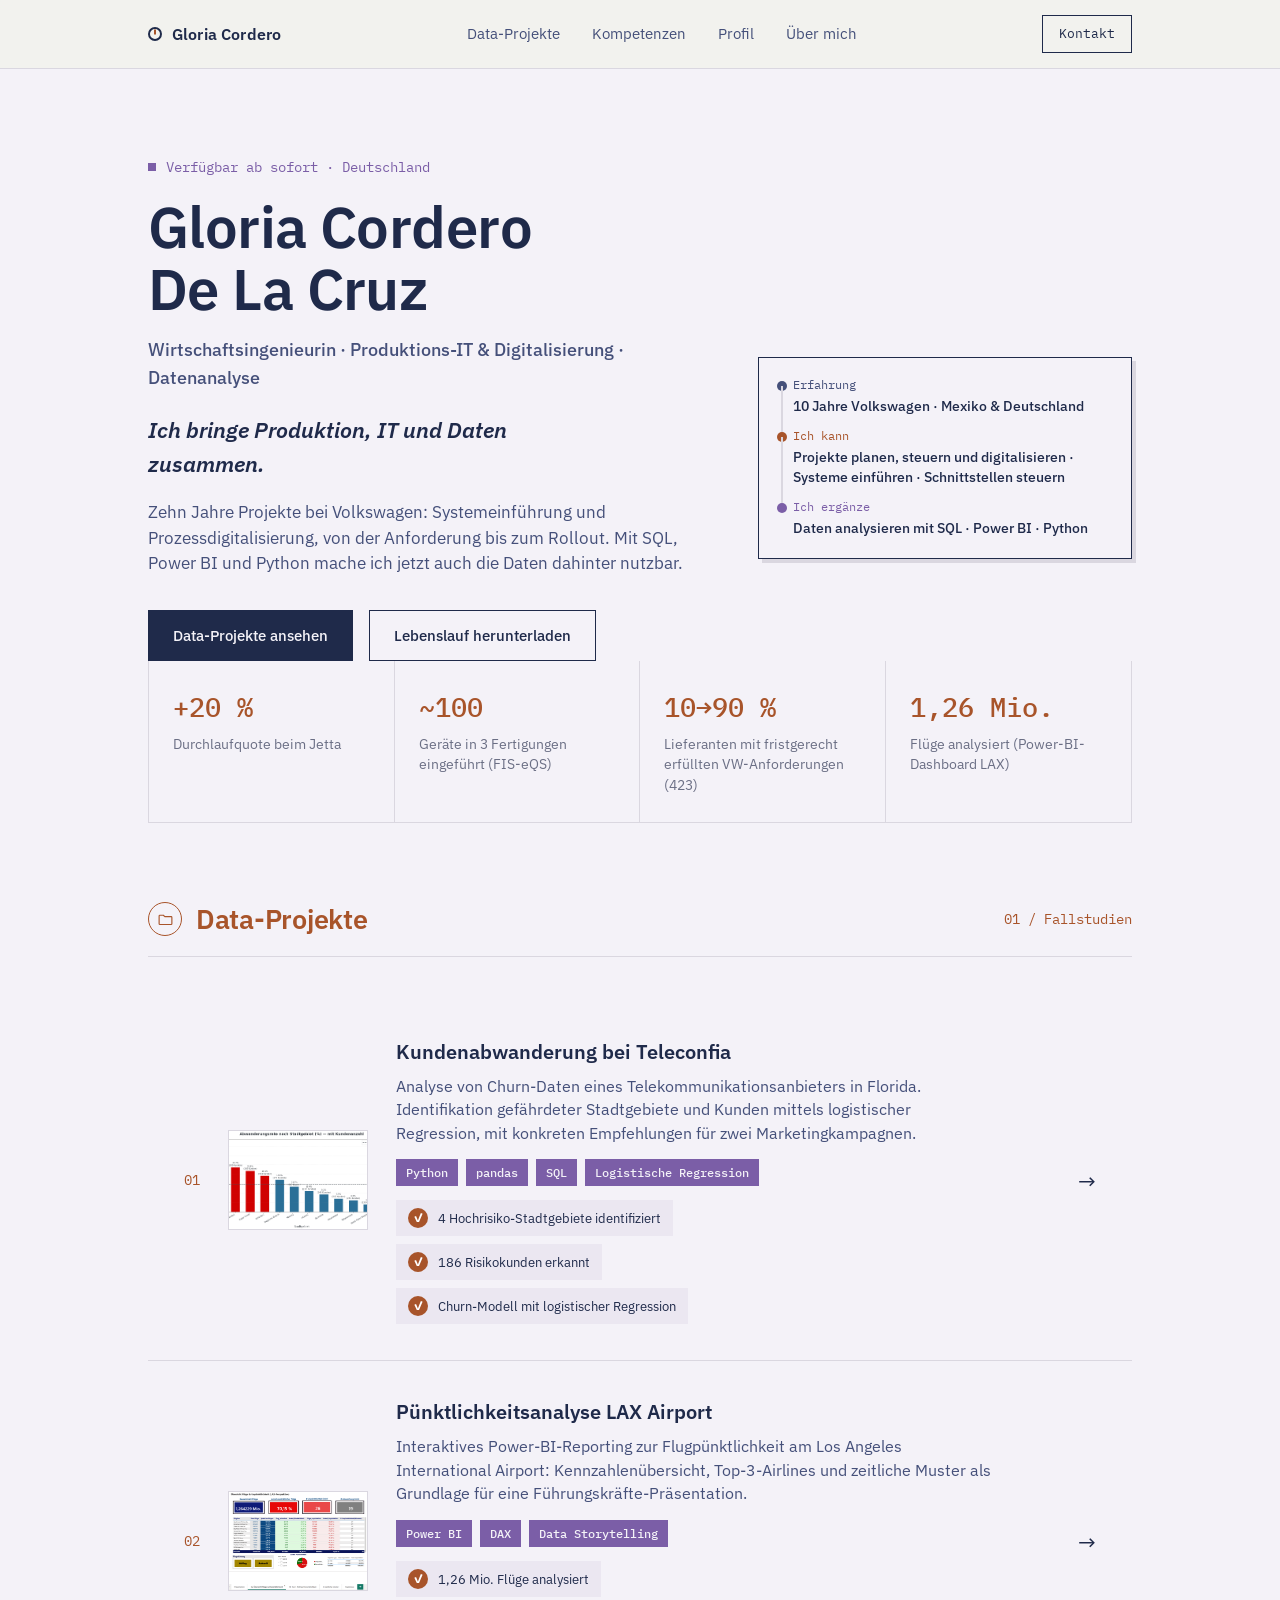
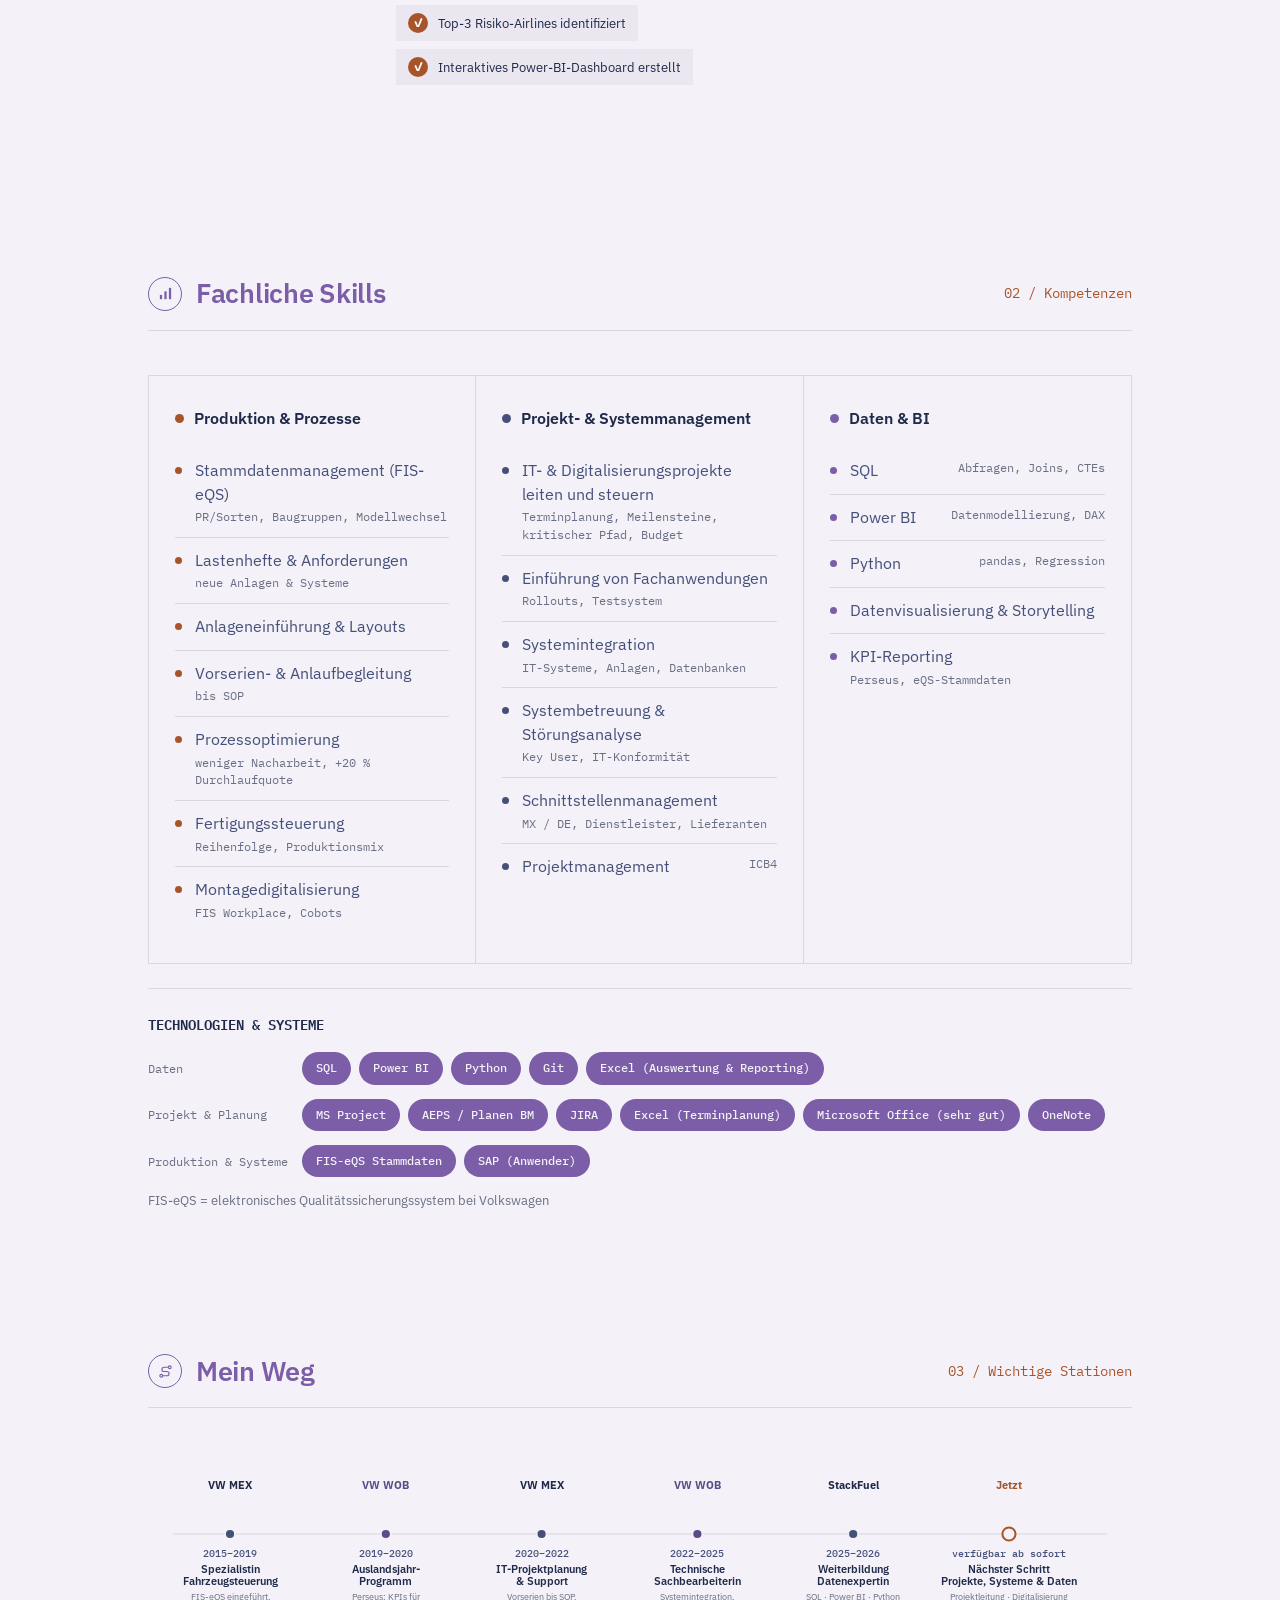
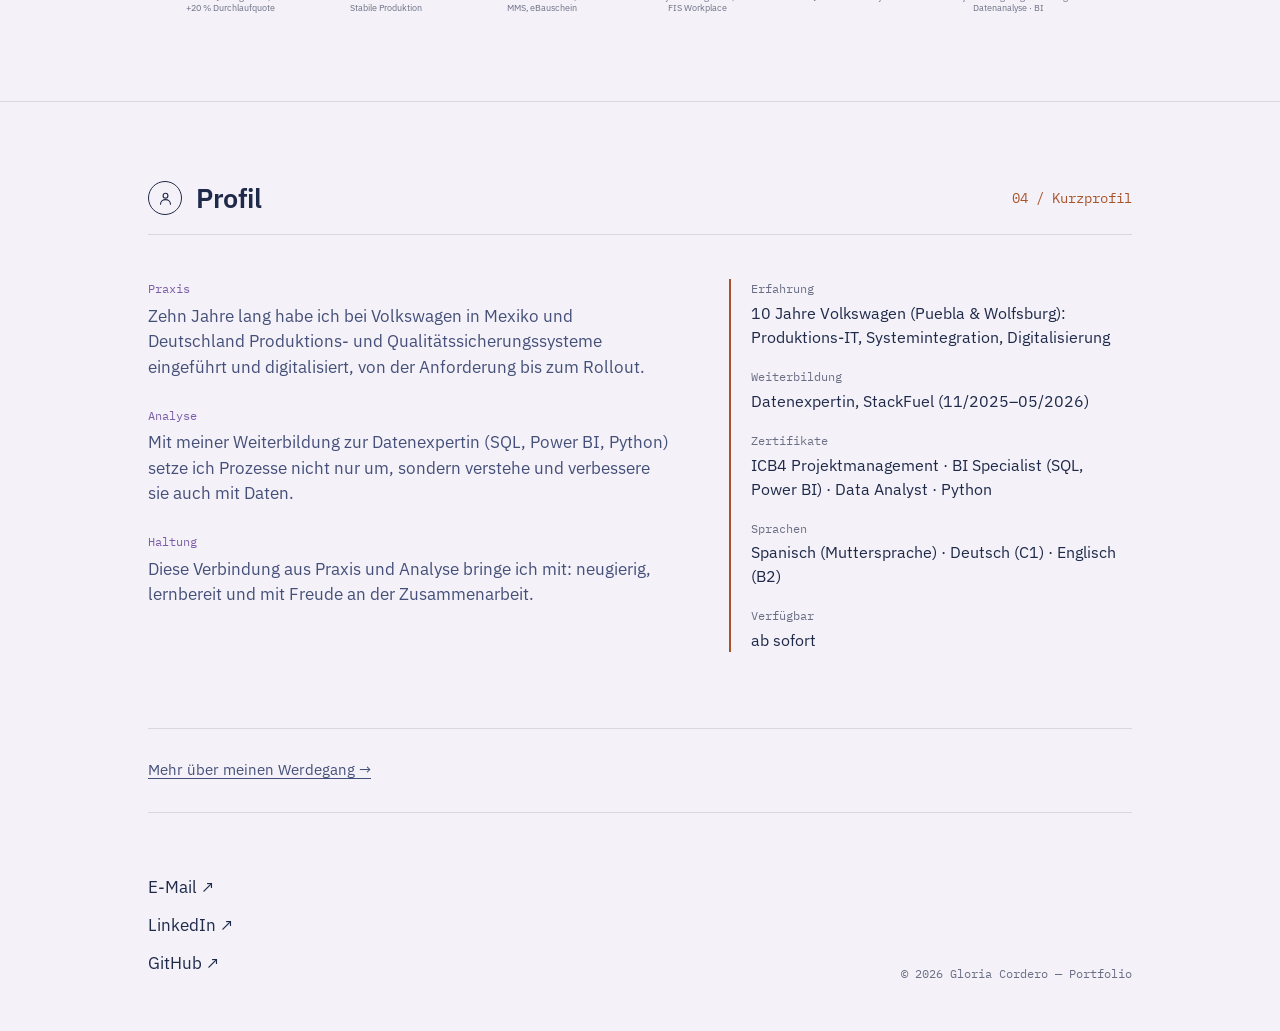
<file: index.html>
<!DOCTYPE html>
<html lang="de">
<head>
<meta charset="UTF-8">
<meta name="viewport" content="width=device-width, initial-scale=1.0">
<title>Gloria Cordero De La Cruz — Produktions-IT, Digitalisierung &amp; Datenanalyse</title>
<link rel="preconnect" href="https://fonts.googleapis.com">
<link href="https://fonts.googleapis.com/css2?family=IBM+Plex+Sans:ital,wght@0,400;0,500;0,600;0,700;1,400&family=IBM+Plex+Mono:wght@400;500&display=swap" rel="stylesheet">
<link rel="stylesheet" href="assets/css/style.css">
</head>
<body>

<header>
  <nav class="wrap">
    <a href="#top" class="brand">
      <span class="brand-mark"></span>
      Gloria Cordero
    </a>
    <div class="navlinks">
      <a href="#projekte">Data-Projekte</a>
      <a href="#kompetenzen">Kompetenzen</a>
      <a href="#profil">Profil</a>
      <a href="sobre-mi.html">Über mich</a>
    </div>
    <a href="#kontakt" class="nav-cta">Kontakt</a>
  </nav>
</header>

<main id="top">

  <!-- HERO -->
  <div class="wrap">
    <section class="hero" style="padding-bottom:0;">

    <div class="hero-grid">
      <div>
        <div class="kicker">Verfügbar ab sofort · Deutschland</div>
        <h1>Gloria Cordero<br>De La Cruz</h1>
        <p class="role">Wirtschaftsingenieurin · Produktions-IT &amp; Digitalisierung · Datenanalyse</p>
        <p class="slogan">Ich bringe Produktion, IT und Daten zusammen.</p>
        <p class="pitch">Zehn Jahre Projekte bei Volkswagen: Systemeinführung und Prozessdigitalisierung, von der Anforderung bis zum Rollout. Mit SQL, Power BI und Python mache ich jetzt auch die Daten dahinter nutzbar.</p>
        <div class="hero-ctas">
          <a href="#projekte" class="btn-primary">Data-Projekte ansehen</a>
          <a href="cv.pdf" class="btn-secondary">Lebenslauf herunterladen</a>
        </div>
      </div>
      <div class="hero-snapshot">
        <div class="snapshot-row stacked"><span class="snapshot-label">Erfahrung</span><span class="snapshot-text">10 Jahre Volkswagen · Mexiko &amp; Deutschland</span></div>
        <div class="snapshot-row stacked"><span class="snapshot-label">Ich kann</span><span class="snapshot-text">Projekte planen, steuern und digitalisieren · Systeme einführen · Schnittstellen steuern</span></div>
        <div class="snapshot-row stacked"><span class="snapshot-label">Ich ergänze</span><span class="snapshot-text">Daten analysieren mit SQL · Power BI · Python</span></div>
      </div>
    </div>
  </section>
</div>   

  <!-- KENNZAHLEN -->
  <div class="wrap">
    <div class="stats-row">
      <div class="stat-item"><div class="stat-num">+20 %</div><div class="stat-label">Durchlaufquote beim Jetta</div></div>
      <div class="stat-item"><div class="stat-num">~100</div><div class="stat-label">Geräte in 3 Fertigungen eingeführt (FIS-eQS)</div></div>
      <div class="stat-item"><div class="stat-num">10→90 %</div><div class="stat-label">Lieferanten mit fristgerecht erfüllten VW-Anforderungen (423)</div></div>
      <div class="stat-item"><div class="stat-num">1,26 Mio.</div><div class="stat-label">Flüge analysiert (Power-BI-Dashboard LAX)</div></div>
    </div>
  </div>

  <!-- PROJEKTE -->
  <div class="wrap">
    <section id="projekte">
      <div class="section-head">
        <div class="section-title-group" style="color:var(--flag);">
          <span class="icon-badge">
            <svg viewBox="0 0 24 24" fill="none"><path d="M3 7a1 1 0 0 1 1-1h5l2 2h9a1 1 0 0 1 1 1v9a1 1 0 0 1-1 1H4a1 1 0 0 1-1-1V7z" stroke="currentColor" stroke-width="1.6" stroke-linejoin="round"/></svg>
          </span>
          <h2>Data-Projekte</h2>
        </div>
        <span class="section-num">01 / Fallstudien</span>
      </div>
      <div class="proj-list">
        <a href="proyectos/churn-teleconfia.html" class="proj-card">
          <span class="proj-index mono">01</span>
          <img src="assets/images/churn/chart-stadtgebiete.png" alt="Vorschau: Balkendiagramm der Abwanderungsrate nach Stadtgebiet" class="proj-thumb">
          <div>
            <div class="proj-title">Kundenabwanderung bei Teleconfia</div>
            <div class="proj-desc">
              Analyse von Churn-Daten eines Telekommunikationsanbieters in Florida. Identifikation
              gefährdeter Stadtgebiete und Kunden mittels logistischer Regression, mit konkreten
              Empfehlungen für zwei Marketingkampagnen.
            </div>
            <div class="proj-tools">
              <span>Python</span><span>pandas</span><span>SQL</span><span>Logistische Regression</span>
            </div>
            
            <div class="proj-results">
             <span>4 Hochrisiko-Stadtgebiete identifiziert</span>
             <span>186 Risikokunden erkannt</span>
             <span>Churn-Modell mit logistischer Regression</span>
            </div>
          </div>
          <span class="proj-arrow">→</span>
        </a>
        <a href="proyectos/lax-puenktlichkeit.html" class="proj-card">
          <span class="proj-index mono">02</span>
          <img src="assets/images/lax/02-uebersicht.png" alt="Vorschau: Power-BI-Dashboard zur Flugpünktlichkeit" class="proj-thumb">
          <div>
            <div class="proj-title">Pünktlichkeitsanalyse LAX Airport</div>
            <div class="proj-desc">
              Interaktives Power-BI-Reporting zur Flugpünktlichkeit am Los Angeles International
              Airport: Kennzahlenübersicht, Top-3-Airlines und zeitliche Muster als Grundlage für
              eine Führungskräfte-Präsentation.
            </div>
            <div class="proj-tools">
              <span>Power BI</span><span>DAX</span><span>Data Storytelling</span>
            </div>

            <div class="proj-results">
             <span>1,26 Mio. Flüge analysiert</span>
             <span>Top-3 Risiko-Airlines identifiziert</span>
             <span>Interaktives Power-BI-Dashboard erstellt</span>
            </div>
          </div>
          <span class="proj-arrow">→</span>
        </a>
      </div>
    </section>
  </div>

  <!-- KOMPETENZEN -->
  <div class="wrap">
    <section id="kompetenzen">
      <div class="section-head">
        <div class="section-title-group" style="color:var(--pass);">
          <span class="icon-badge">
            <svg viewBox="0 0 24 24" fill="none"><rect x="4" y="14" width="3.2" height="6" fill="currentColor"/><rect x="10.4" y="9" width="3.2" height="11" fill="currentColor"/><rect x="16.8" y="4" width="3.2" height="16" fill="currentColor"/></svg>
          </span>
          <h2>Fachliche Skills</h2>
        </div>
        <span class="section-num">02 / Kompetenzen</span>
      </div>
      <div class="comp-grid">
        <div class="comp-col">
          <h3><span class="dot-prod"></span>Produktion &amp; Prozesse</h3>
          <ul>
            <li>Stammdatenmanagement (FIS-eQS) <span class="tag">PR/Sorten, Baugruppen, Modellwechsel</span></li>
            <li>Lastenhefte &amp; Anforderungen <span class="tag">neue Anlagen &amp; Systeme</span></li>
            <li>Anlageneinführung &amp; Layouts</li>
            <li>Vorserien- &amp; Anlaufbegleitung <span class="tag">bis SOP</span></li>
            <li>Prozessoptimierung <span class="tag">weniger Nacharbeit, +20 % Durchlaufquote</span></li>
            <li>Fertigungssteuerung <span class="tag">Reihenfolge, Produktionsmix</span></li>
            <li>Montagedigitalisierung <span class="tag">FIS Workplace, Cobots</span></li>
          </ul>
        </div>
        <div class="comp-col">
          <h3><span class="dot-pm"></span>Projekt- &amp; Systemmanagement</h3>
          <ul>
            <li>IT- &amp; Digitalisierungsprojekte leiten und steuern <span class="tag">Terminplanung, Meilensteine, kritischer Pfad, Budget</span></li>
            <li>Einführung von Fachanwendungen <span class="tag">Rollouts, Testsystem</span></li>
            <li>Systemintegration <span class="tag">IT-Systeme, Anlagen, Datenbanken</span></li>
            <li>Systembetreuung &amp; Störungsanalyse <span class="tag">Key User, IT-Konformität</span></li>
            <li>Schnittstellenmanagement <span class="tag">MX / DE, Dienstleister, Lieferanten</span></li>
            <li>Projektmanagement <span class="tag">ICB4</span></li>
          </ul>
        </div>
        <div class="comp-col">
          <h3><span class="dot-data"></span>Daten &amp; BI</h3>
          <ul>
            <li>SQL <span class="tag">Abfragen, Joins, CTEs</span></li>
            <li>Power BI <span class="tag">Datenmodellierung, DAX</span></li>
            <li>Python <span class="tag">pandas, Regression</span></li>
            <li>Datenvisualisierung &amp; Storytelling</li>
            <li>KPI-Reporting <span class="tag">Perseus, eQS-Stammdaten</span></li>
          </ul>
        </div>
      </div>
      <div class="tools-row">
        <span class="tools-label">TECHNOLOGIEN &amp; SYSTEME</span>
        <div class="tools-group"><span class="tools-group-label">Daten</span><div class="tools-tags"><span>SQL</span><span>Power BI</span><span>Python</span><span>Git</span><span>Excel (Auswertung &amp; Reporting)</span></div></div>
        <div class="tools-group"><span class="tools-group-label">Projekt &amp; Planung</span><div class="tools-tags"><span>MS Project</span><span>AEPS / Planen BM</span><span>JIRA</span><span>Excel (Terminplanung)</span><span>Microsoft Office (sehr gut)</span><span>OneNote</span></div></div>
        <div class="tools-group"><span class="tools-group-label">Produktion &amp; Systeme</span><div class="tools-tags"><span>FIS-eQS Stammdaten</span><span>SAP (Anwender)</span></div></div>
        <p class="tools-note">FIS-eQS = elektronisches Qualitätssicherungssystem bei Volkswagen</p>
      </div>
    </section>
  </div>

  <!-- TIMELINE -->
  <div class="timeline">
    <div class="wrap">
      <div class="section-head">
        <div class="section-title-group" style="color:var(--pass);">
          <span class="icon-badge">
            <svg viewBox="0 0 24 24" fill="none"><circle cx="6" cy="18" r="2" stroke="currentColor" stroke-width="1.6"/><circle cx="18" cy="6" r="2" stroke="currentColor" stroke-width="1.6"/><path d="M8 18h6a3 3 0 0 0 0-6h-4a3 3 0 0 1 0-6h6" stroke="currentColor" stroke-width="1.6" stroke-linecap="round"/></svg>
          </span>
          <h2>Mein Weg</h2>
        </div>
        <span class="section-num">03 / Wichtige Stationen</span>
      </div>
      <svg class="tl-svg" viewBox="0 0 1200 210" xmlns="http://www.w3.org/2000/svg">
<line x1="30" y1="100" x2="1170" y2="100" stroke="#DAD7E0" stroke-width="1.5"/>
<circle cx="100" cy="100" r="6" fill="#45507A" stroke="#F4F2F8" stroke-width="2"/><text x="100" y="45" text-anchor="middle" class="tl-company" fill="#1F2A4A">VW MEX</text><text x="100" y="128" text-anchor="middle" class="tl-year">2015–2019</text><text x="100" y="147" text-anchor="middle" class="tl-role">Spezialistin</text><text x="100" y="162" text-anchor="middle" class="tl-role">Fahrzeugsteuerung</text><text x="100" y="180" text-anchor="middle" class="tl-sub">FIS-eQS eingeführt,</text><text x="100" y="194" text-anchor="middle" class="tl-sub">+20 % Durchlaufquote</text>
<circle cx="290" cy="100" r="6" fill="#5B4B87" stroke="#F4F2F8" stroke-width="2"/><text x="290" y="45" text-anchor="middle" class="tl-company" fill="#5B4B87">VW WOB</text><text x="290" y="128" text-anchor="middle" class="tl-year">2019–2020</text><text x="290" y="147" text-anchor="middle" class="tl-role">Auslandsjahr-</text><text x="290" y="162" text-anchor="middle" class="tl-role">Programm</text><text x="290" y="180" text-anchor="middle" class="tl-sub">Perseus: KPIs für</text><text x="290" y="194" text-anchor="middle" class="tl-sub">Stabile Produktion</text>
<circle cx="480" cy="100" r="6" fill="#45507A" stroke="#F4F2F8" stroke-width="2"/><text x="480" y="45" text-anchor="middle" class="tl-company" fill="#1F2A4A">VW MEX</text><text x="480" y="128" text-anchor="middle" class="tl-year">2020–2022</text><text x="480" y="147" text-anchor="middle" class="tl-role">IT-Projektplanung</text><text x="480" y="162" text-anchor="middle" class="tl-role">&amp; Support</text><text x="480" y="180" text-anchor="middle" class="tl-sub">Vorserien bis SOP,</text><text x="480" y="194" text-anchor="middle" class="tl-sub">MMS, eBauschein</text>
<circle cx="670" cy="100" r="6" fill="#5B4B87" stroke="#F4F2F8" stroke-width="2"/><text x="670" y="45" text-anchor="middle" class="tl-company" fill="#5B4B87">VW WOB</text><text x="670" y="128" text-anchor="middle" class="tl-year">2022–2025</text><text x="670" y="147" text-anchor="middle" class="tl-role">Technische</text><text x="670" y="162" text-anchor="middle" class="tl-role">Sachbearbeiterin</text><text x="670" y="180" text-anchor="middle" class="tl-sub">Systemintegration,</text><text x="670" y="194" text-anchor="middle" class="tl-sub">FIS Workplace</text>
<circle cx="860" cy="100" r="6" fill="#45507A" stroke="#F4F2F8" stroke-width="2"/><text x="860" y="45" text-anchor="middle" class="tl-company" fill="#1F2A4A">StackFuel</text><text x="860" y="128" text-anchor="middle" class="tl-year">2025–2026</text><text x="860" y="147" text-anchor="middle" class="tl-role">Weiterbildung</text><text x="860" y="162" text-anchor="middle" class="tl-role">Datenexpertin</text><text x="860" y="180" text-anchor="middle" class="tl-sub">SQL · Power BI · Python</text>
<circle cx="1050" cy="100" r="8" fill="#F4F2F8" stroke="#A8542A" stroke-width="2.5"/><text x="1050" y="45" text-anchor="middle" class="tl-company" fill="#A8542A">Jetzt</text><text x="1050" y="128" text-anchor="middle" class="tl-year">verfügbar ab sofort</text><text x="1050" y="147" text-anchor="middle" class="tl-role">Nächster Schritt</text><text x="1050" y="162" text-anchor="middle" class="tl-role">Projekte, Systeme &amp; Daten</text><text x="1050" y="180" text-anchor="middle" class="tl-sub">Projektleitung · Digitalisierung</text><text x="1050" y="194" text-anchor="middle" class="tl-sub">Datenanalyse · BI</text>
</svg>
    </div>
  </div>

  <!-- PROFIL -->
  <div class="wrap">
    <section id="profil">
      <div class="section-head">
        <div class="section-title-group" style="color:var(--ink);">
          <span class="icon-badge">
            <svg viewBox="0 0 24 24" fill="none"><circle cx="12" cy="8" r="3.4" stroke="currentColor" stroke-width="1.6"/><path d="M5 20c0-4 3.2-6.5 7-6.5s7 2.5 7 6.5" stroke="currentColor" stroke-width="1.6" stroke-linecap="round"/></svg>
          </span>
          <h2>Profil</h2>
        </div>
        <span class="section-num">04 / Kurzprofil</span>
      </div>
      <div class="profile-grid">
        <div class="profile-text">
          <div class="profile-block"><span class="profile-label">Praxis</span><p>Zehn Jahre lang habe ich bei Volkswagen in Mexiko und Deutschland Produktions- und Qualitätssicherungssysteme eingeführt und digitalisiert, von der Anforderung bis zum Rollout.</p></div>
          <div class="profile-block"><span class="profile-label">Analyse</span><p>Mit meiner Weiterbildung zur Datenexpertin (SQL, Power BI, Python) setze ich Prozesse nicht nur um, sondern verstehe und verbessere sie auch mit Daten.</p></div>
          <div class="profile-block"><span class="profile-label">Haltung</span><p>Diese Verbindung aus Praxis und Analyse bringe ich mit: neugierig, lernbereit und mit Freude an der Zusammenarbeit.</p></div>
        </div>
        <dl class="factbox">
          <dt>Erfahrung</dt>
          <dd>10 Jahre Volkswagen (Puebla &amp; Wolfsburg): Produktions-IT, Systemintegration, Digitalisierung</dd>
          <dt>Weiterbildung</dt>
          <dd>Datenexpertin, StackFuel (11/2025–05/2026)</dd>
          <dt>Zertifikate</dt>
          <dd>ICB4 Projektmanagement · BI Specialist (SQL, Power BI) · Data Analyst · Python</dd>
          <dt>Sprachen</dt>
          <dd>Spanisch (Muttersprache) · Deutsch (C1) · Englisch (B2)</dd>
          <dt>Verfügbar</dt>
          <dd>ab sofort</dd>
        </dl>
      </div>
    </section>
  </div>

  <!-- STRIP -->
  <div class="wrap">
    <div class="strip">
      <a href="sobre-mi.html" class="strip-link">Mehr über meinen Werdegang →</a>
    </div>
  </div>

</main>

<footer id="kontakt">
  <div class="wrap">
    <div class="foot-grid">
      <div>
        <div class="foot-contact">
          <a href="mailto:gloria.cordero@web.de">E-Mail ↗</a>
          <a href="https://www.linkedin.com/in/gloria-cordero-de-la-cruz-674b11205/" target="_blank" rel="noopener">LinkedIn ↗</a>
          <a href="https://github.com/GloriaC25" target="_blank" rel="noopener">GitHub ↗</a>
        </div>
      </div>
      <div class="foot-note">© 2026 Gloria Cordero — Portfolio</div>
    </div>
  </div>
</footer>

</body>
</html>
</file>
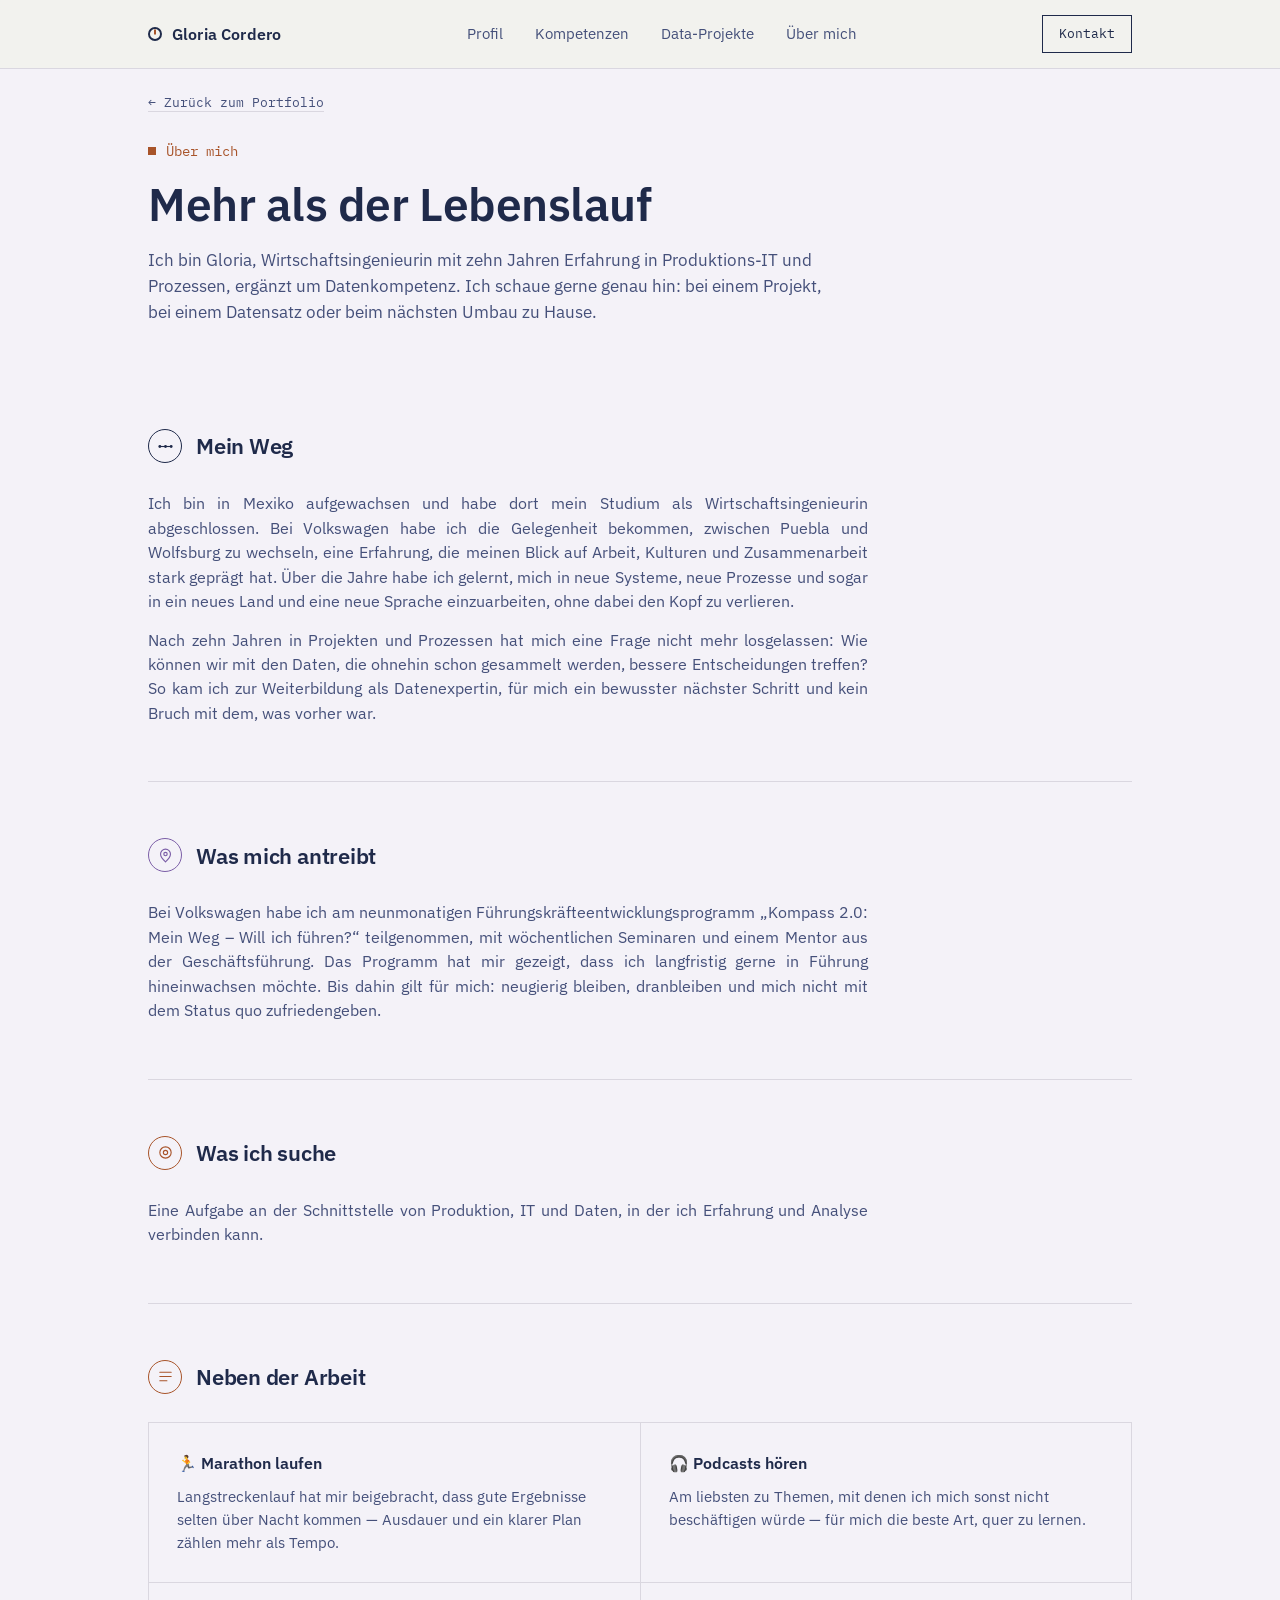
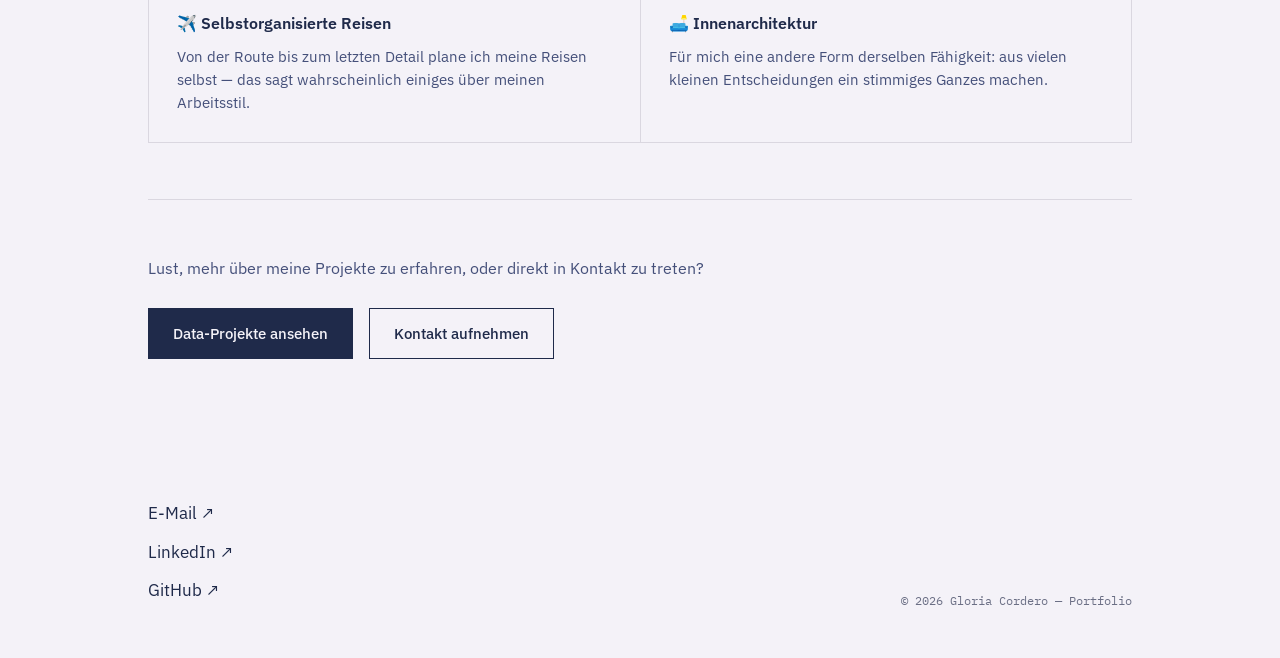
<file: sobre-mi.html>
<!DOCTYPE html>
<html lang="de">
<head>
<meta charset="UTF-8">
<meta name="viewport" content="width=device-width, initial-scale=1.0">
<title>Über mich — Gloria Cordero</title>
<link rel="preconnect" href="https://fonts.googleapis.com">
<link href="https://fonts.googleapis.com/css2?family=IBM+Plex+Sans:ital,wght@0,400;0,500;0,600;0,700;1,400&family=IBM+Plex+Mono:wght@400;500&display=swap" rel="stylesheet">
<link rel="stylesheet" href="assets/css/style.css">
</head>
<body>

<header>
  <nav class="wrap">
    <a href="index.html" class="brand">
      <span class="brand-mark"></span>
      Gloria Cordero
    </a>
    <div class="navlinks">
      <a href="index.html#profil">Profil</a>
      <a href="index.html#kompetenzen">Kompetenzen</a>
      <a href="index.html#projekte">Data-Projekte</a>
      <a href="sobre-mi.html">Über mich</a>
    </div>
    <a href="index.html#kontakt" class="nav-cta">Kontakt</a>
  </nav>
</header>

<main>
  <div class="wrap">
    <div class="breadcrumb"><a href="index.html">← Zurück zum Portfolio</a></div>

    <!-- HERO -->
    <section class="proj-hero">
      <div class="kicker">Über mich</div>
      <h1>Mehr als der Lebenslauf</h1>
      <p class="pitch">Ich bin Gloria, Wirtschaftsingenieurin mit zehn Jahren Erfahrung in Produktions-IT und Prozessen, ergänzt um Datenkompetenz. Ich schaue gerne genau hin: bei einem Projekt, bei einem Datensatz oder beim nächsten Umbau zu Hause.</p>
    </section>

    <!-- MEIN WEG -->
    <section class="block" style="border-top:none;">
      <div class="block-head">
        <span class="icon-badge" style="color:var(--ink);"><svg viewBox="0 0 24 24" fill="none"><line x1="4" y1="12" x2="20" y2="12" stroke="currentColor" stroke-width="1.6"/><circle cx="4" cy="12" r="2" fill="currentColor"/><circle cx="12" cy="12" r="2" fill="currentColor"/><circle cx="20" cy="12" r="2" fill="currentColor"/></svg></span>
        <h2>Mein Weg</h2>
      </div>
      <p>Ich bin in Mexiko aufgewachsen und habe dort mein Studium als Wirtschaftsingenieurin abgeschlossen. Bei Volkswagen habe ich die Gelegenheit bekommen, zwischen Puebla und Wolfsburg zu wechseln, eine Erfahrung, die meinen Blick auf Arbeit, Kulturen und Zusammenarbeit stark geprägt hat. Über die Jahre habe ich gelernt, mich in neue Systeme, neue Prozesse und sogar in ein neues Land und eine neue Sprache einzuarbeiten, ohne dabei den Kopf zu verlieren.</p>
      <p>Nach zehn Jahren in Projekten und Prozessen hat mich eine Frage nicht mehr losgelassen: Wie können wir mit den Daten, die ohnehin schon gesammelt werden, bessere Entscheidungen treffen? So kam ich zur Weiterbildung als Datenexpertin, für mich ein bewusster nächster Schritt und kein Bruch mit dem, was vorher war.</p>
    </section>

    <!-- WAS MICH ANTREIBT -->
    <section class="block">
      <div class="block-head">
        <span class="icon-badge" style="color:var(--pass);"><svg viewBox="0 0 24 24" fill="none"><path d="M12 21s-7-6.2-7-11a7 7 0 0 1 14 0c0 4.8-7 11-7 11z" stroke="currentColor" stroke-width="1.6"/><circle cx="12" cy="10" r="2.4" stroke="currentColor" stroke-width="1.6"/></svg></span>
        <h2>Was mich antreibt</h2>
      </div>
      <p>Bei Volkswagen habe ich am neunmonatigen Führungskräfteentwicklungsprogramm „Kompass 2.0: Mein Weg – Will ich führen?“ teilgenommen, mit wöchentlichen Seminaren und einem Mentor aus der Geschäftsführung. Das Programm hat mir gezeigt, dass ich langfristig gerne in Führung hineinwachsen möchte. Bis dahin gilt für mich: neugierig bleiben, dranbleiben und mich nicht mit dem Status quo zufriedengeben.</p>
    </section>

    <!-- WAS ICH SUCHE -->
    <section class="block">
      <div class="block-head">
        <span class="icon-badge" style="color:var(--flag);"><svg viewBox="0 0 24 24" fill="none"><circle cx="12" cy="12" r="8" stroke="currentColor" stroke-width="1.6"/><circle cx="12" cy="12" r="3" stroke="currentColor" stroke-width="1.6"/></svg></span>
        <h2>Was ich suche</h2>
      </div>
      <p>Eine Aufgabe an der Schnittstelle von Produktion, IT und Daten, in der ich Erfahrung und Analyse verbinden kann.</p>
    </section>

    <!-- NEBEN DER ARBEIT -->
    <section class="block">
      <div class="block-head">
        <span class="icon-badge" style="color:var(--flag);">
          <svg viewBox="0 0 24 24" fill="none"><path d="M4 6h16M4 12h16M4 18h10" stroke="currentColor" stroke-width="1.6" stroke-linecap="round"/></svg>
        </span>
        <h2>Neben der Arbeit</h2>
      </div>
      <div style="display:grid; grid-template-columns:1fr 1fr; gap:1px; background:var(--line); margin-top:8px; border:1px solid var(--line);">
        <div style="background:var(--paper); padding:28px;">
          <h3 style="font-size:1rem; font-weight:600; margin-bottom:10px;">🏃 Marathon laufen</h3>
          <p style="margin:0; color:var(--ink-soft); font-size:0.96rem; text-align:left;">
            Langstreckenlauf hat mir beigebracht, dass gute Ergebnisse selten über Nacht
            kommen — Ausdauer und ein klarer Plan zählen mehr als Tempo.
          </p>
        </div>
        <div style="background:var(--paper); padding:28px;">
          <h3 style="font-size:1rem; font-weight:600; margin-bottom:10px;">🎧 Podcasts hören</h3>
          <p style="margin:0; color:var(--ink-soft); font-size:0.96rem; text-align:left;">
            Am liebsten zu Themen, mit denen ich mich sonst nicht beschäftigen würde — für
            mich die beste Art, quer zu lernen.
          </p>
        </div>
        <div style="background:var(--paper); padding:28px;">
          <h3 style="font-size:1rem; font-weight:600; margin-bottom:10px;">✈️ Selbstorganisierte Reisen</h3>
          <p style="margin:0; color:var(--ink-soft); font-size:0.96rem; text-align:left;">
            Von der Route bis zum letzten Detail plane ich meine Reisen selbst — das sagt
            wahrscheinlich einiges über meinen Arbeitsstil.
          </p>
        </div>
        <div style="background:var(--paper); padding:28px;">
          <h3 style="font-size:1rem; font-weight:600; margin-bottom:10px;">🛋️ Innenarchitektur</h3>
          <p style="margin:0; color:var(--ink-soft); font-size:0.96rem; text-align:left;">
            Für mich eine andere Form derselben Fähigkeit: aus vielen kleinen Entscheidungen
            ein stimmiges Ganzes machen.
          </p>
        </div>
      </div>
    </section>

    <!-- CTA -->
    <section class="block" style="padding-bottom:80px;">
      <p style="margin:0 0 4px;">Lust, mehr über meine Projekte zu erfahren, oder direkt in Kontakt zu treten?</p>
      <div class="proj-cta">
        <a href="index.html#projekte" class="btn-primary">Data-Projekte ansehen</a>
        <a href="index.html#kontakt" class="btn-secondary">Kontakt aufnehmen</a>
      </div>
    </section>

  </div>
</main>

<footer>
  <div class="wrap">
    <div class="foot-grid">
      <div class="foot-contact">
        <a href="mailto:gloria.cordero@web.de">E-Mail ↗</a>
        <a href="https://www.linkedin.com/in/gloria-cordero-de-la-cruz-674b11205/" target="_blank" rel="noopener">LinkedIn ↗</a>
        <a href="https://github.com/GloriaC25" target="_blank" rel="noopener">GitHub ↗</a>
      </div>
      <div class="foot-note">© 2026 Gloria Cordero — Portfolio</div>
    </div>
  </div>
</footer>

</body>
</html>
</file>
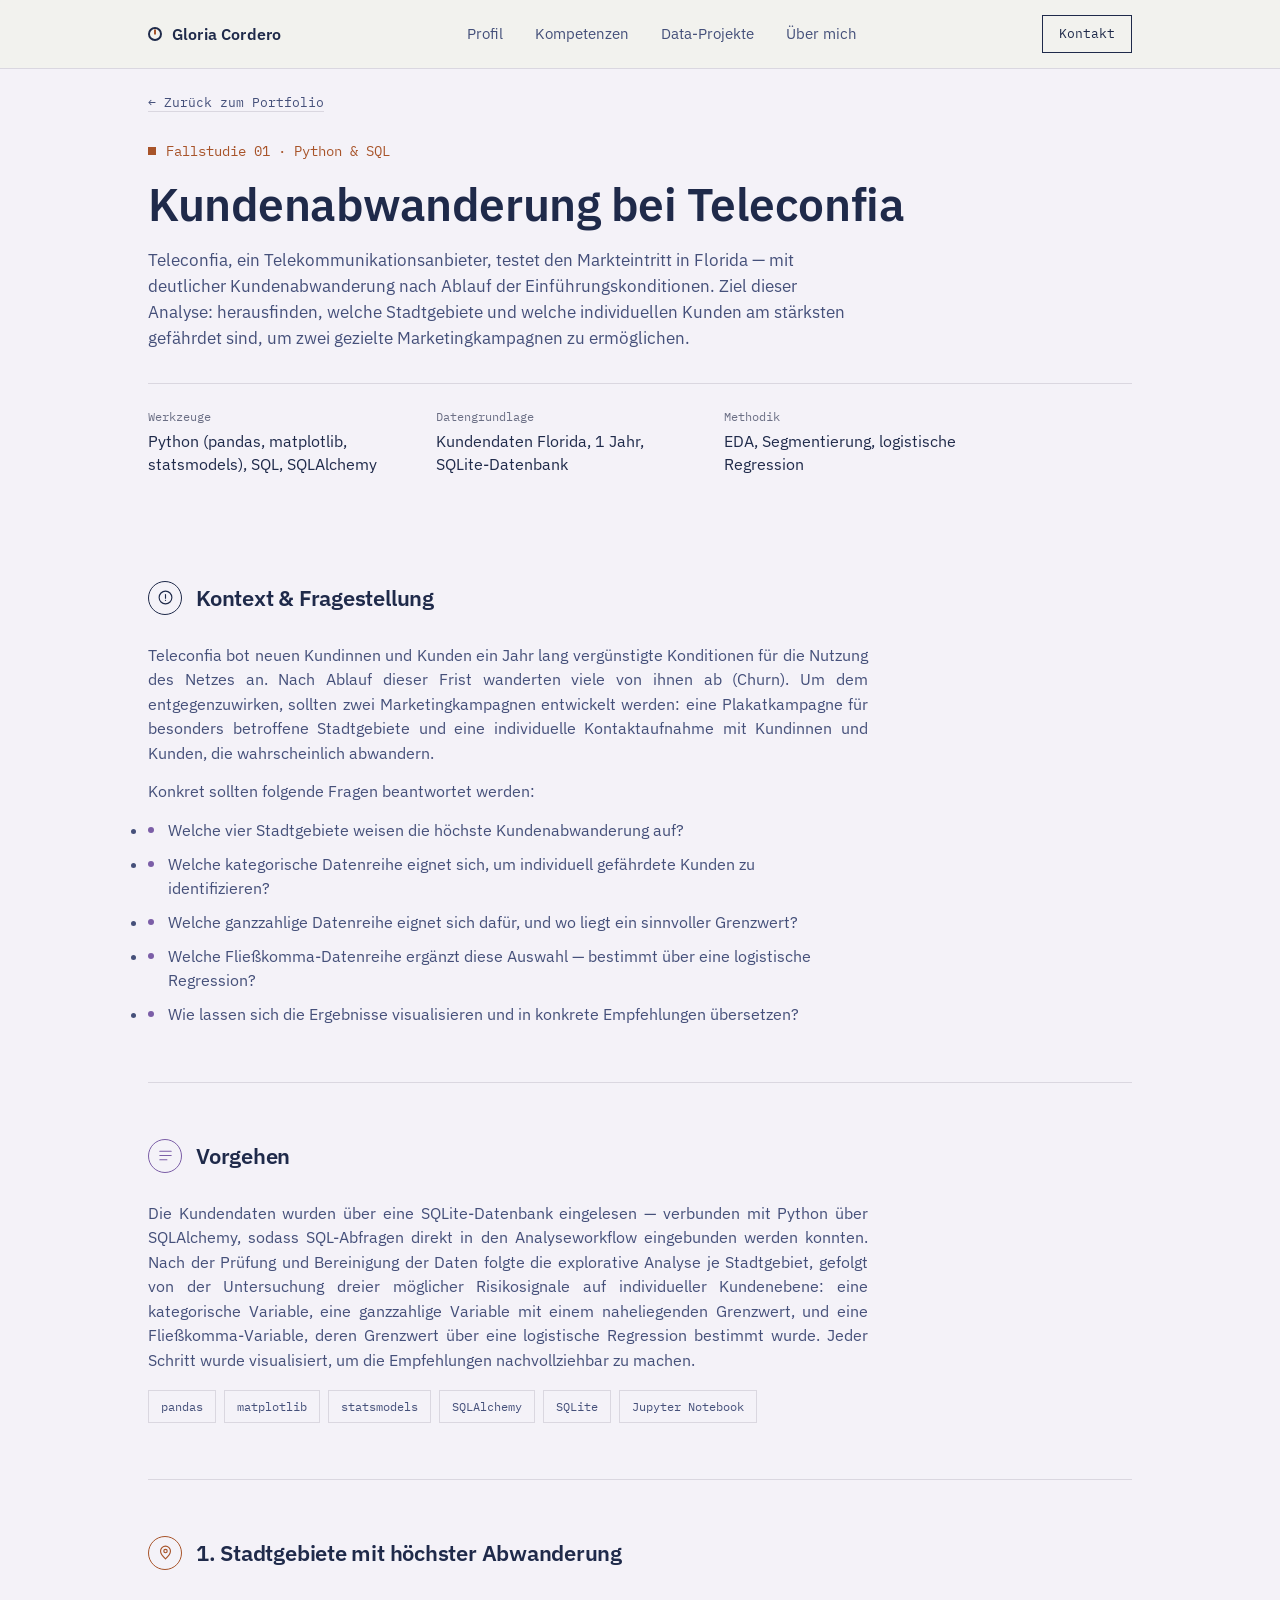
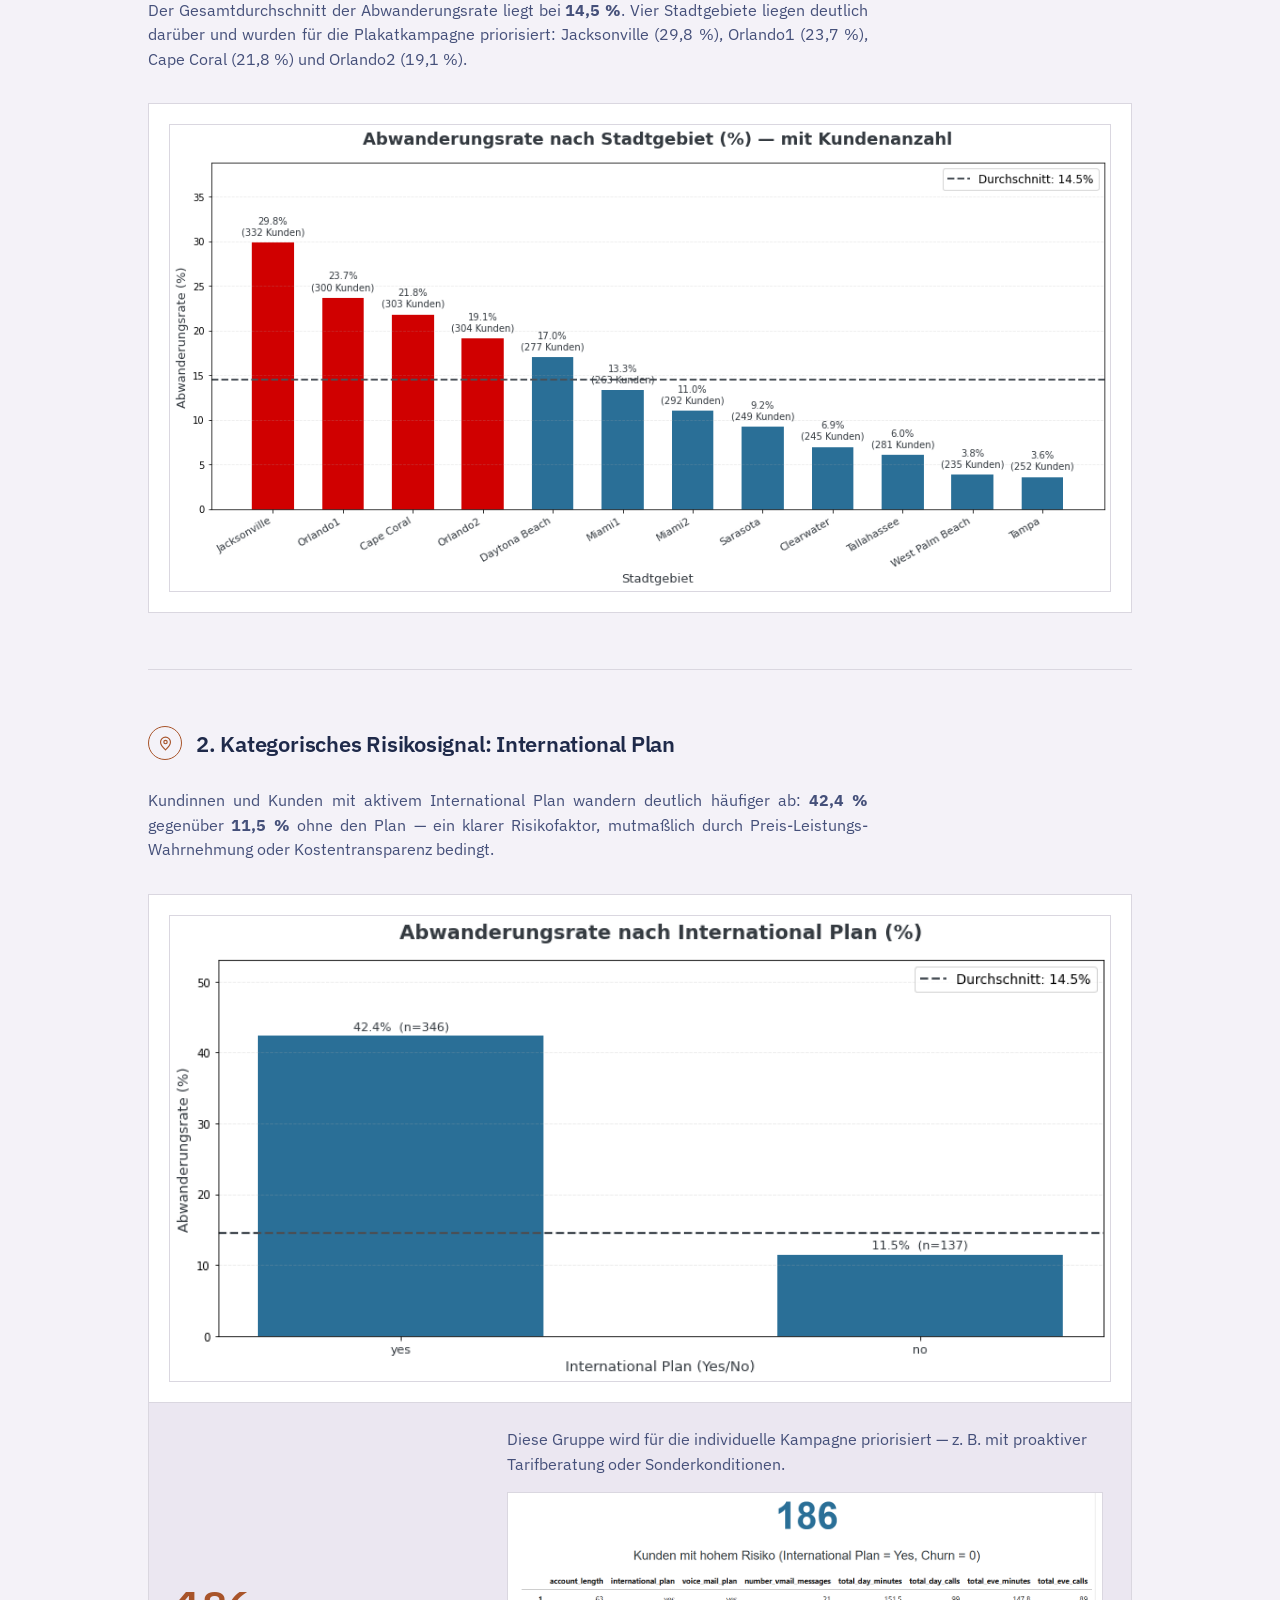
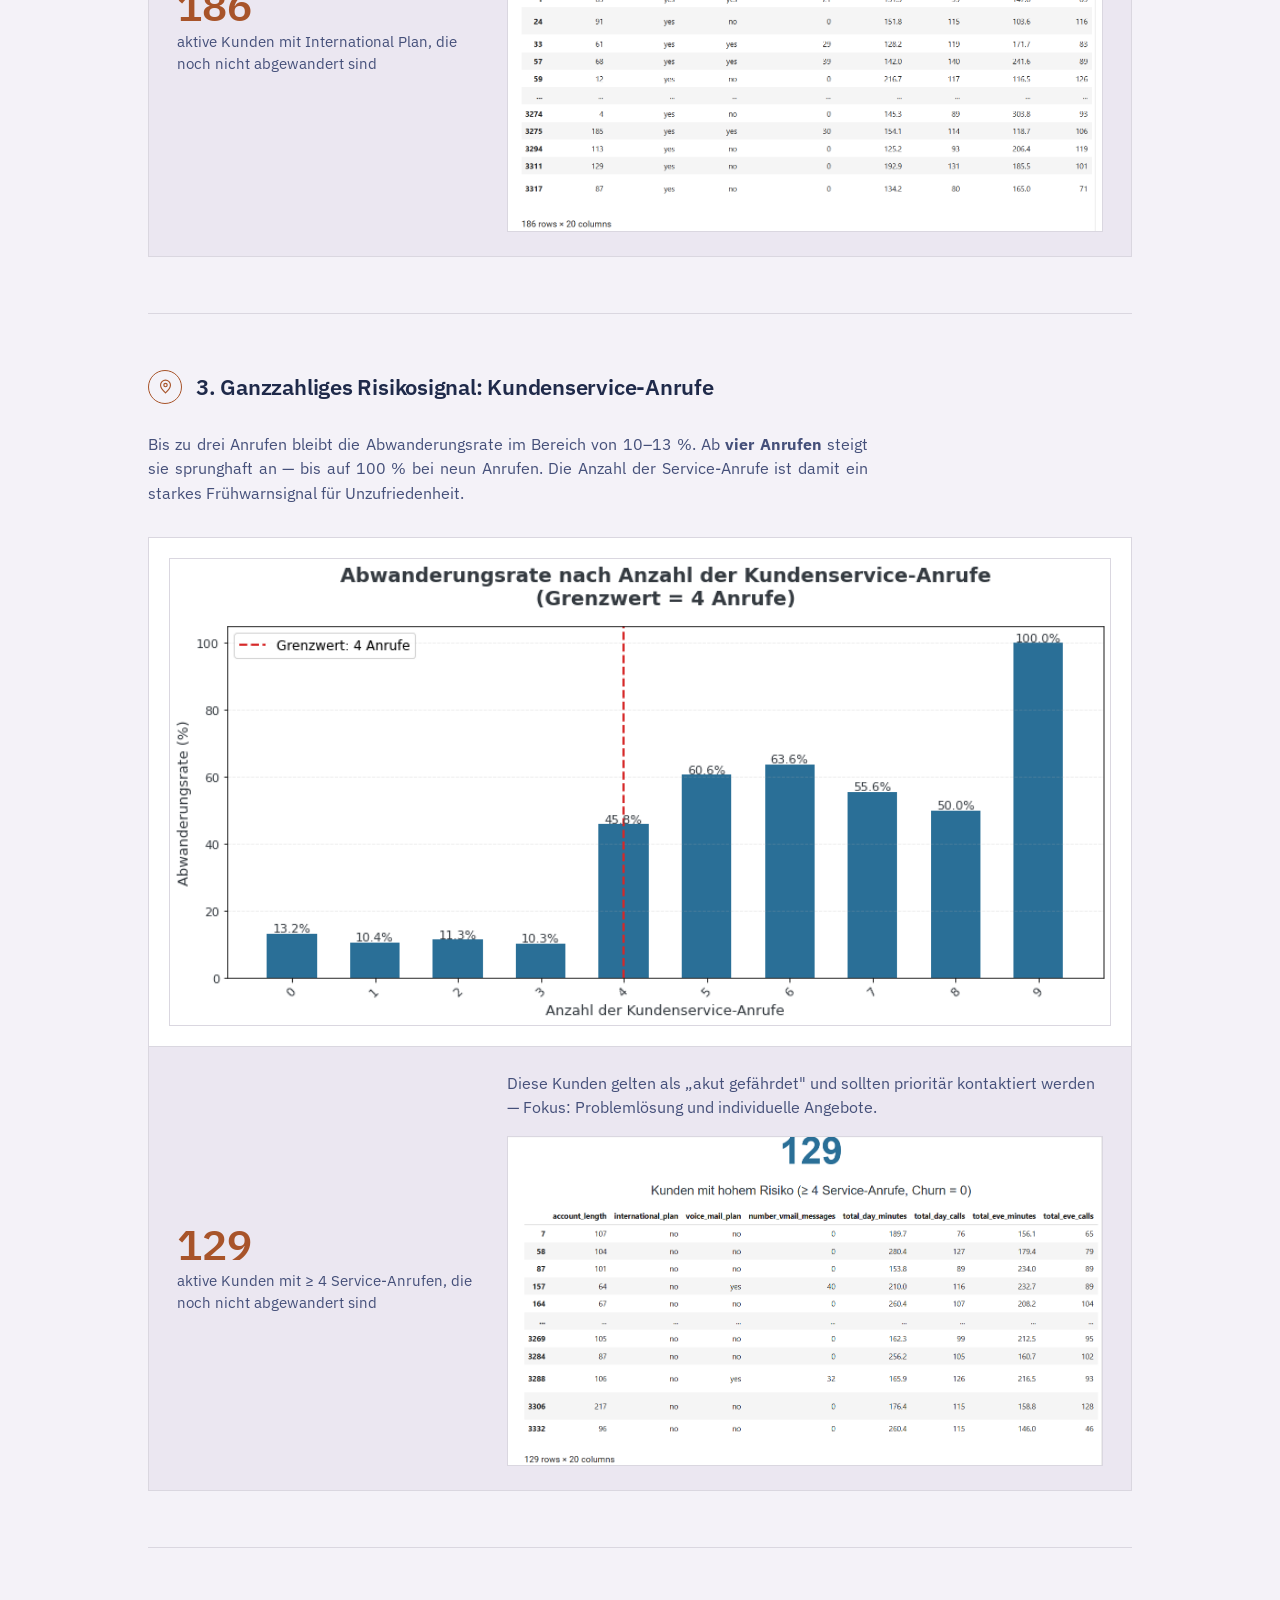
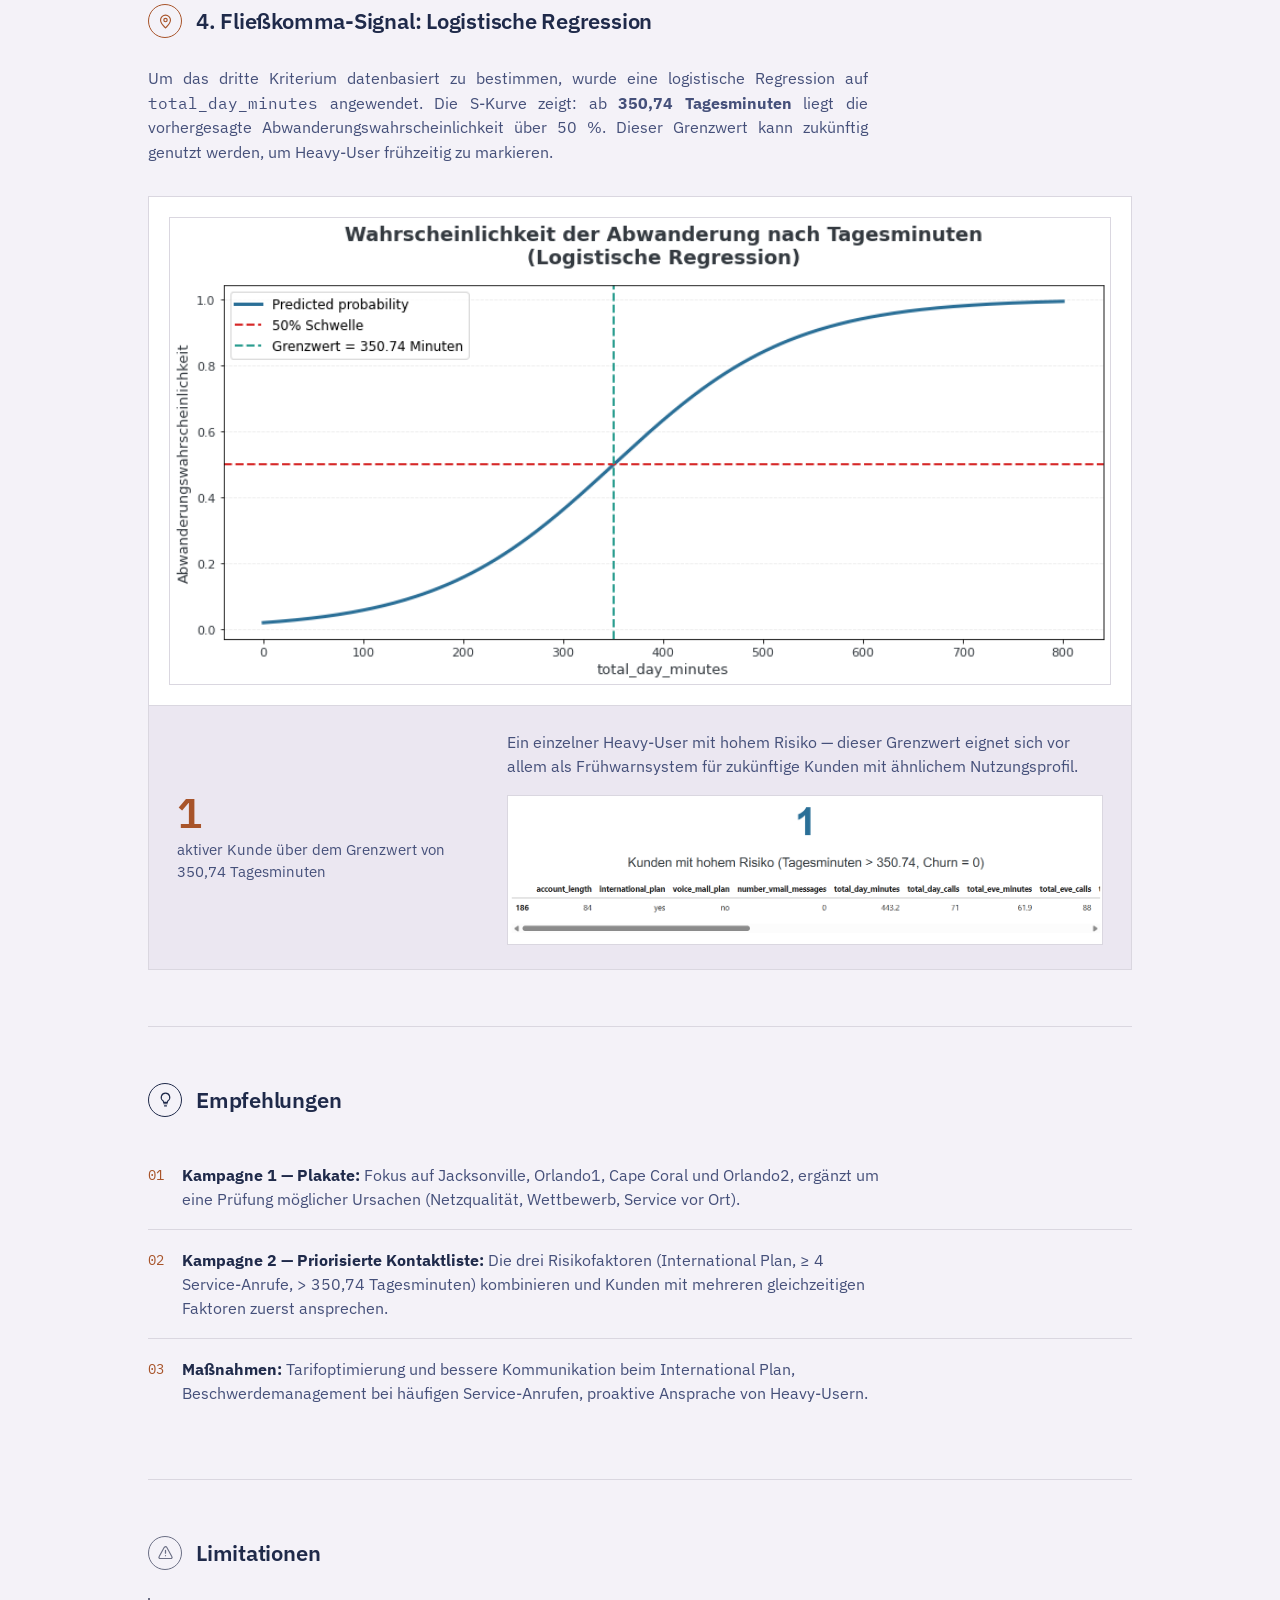
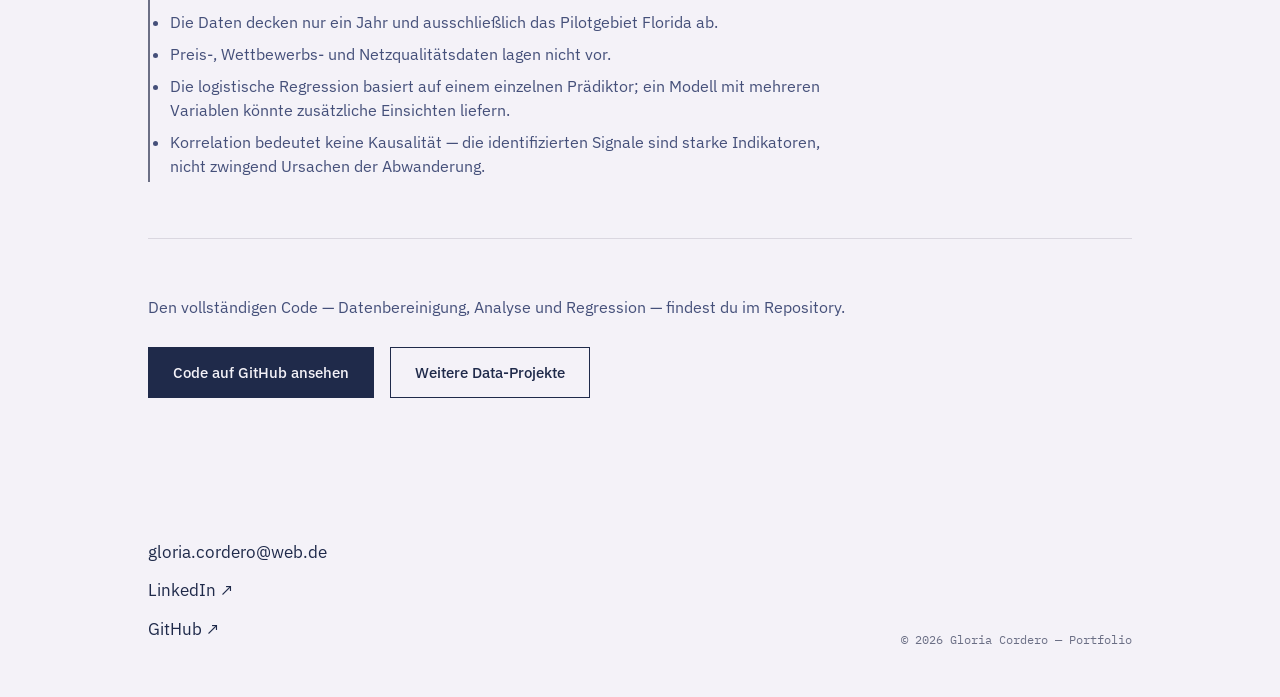
<file: proyectos/churn-teleconfia.html>
<!DOCTYPE html>
<html lang="de">
<head>
<meta charset="UTF-8">
<meta name="viewport" content="width=device-width, initial-scale=1.0">
<title>Kundenabwanderung bei Teleconfia — Gloria Cordero</title>
<link rel="preconnect" href="https://fonts.googleapis.com">
<link href="https://fonts.googleapis.com/css2?family=IBM+Plex+Sans:ital,wght@0,400;0,500;0,600;0,700;1,400&family=IBM+Plex+Mono:wght@400;500&display=swap" rel="stylesheet">
<link rel="stylesheet" href="../assets/css/style.css">
</head>
<body>

<header>
  <nav class="wrap">
    <a href="../index.html" class="brand">
      <span class="brand-mark"></span>
      Gloria Cordero
    </a>
    <div class="navlinks">
      <a href="../index.html#profil">Profil</a>
      <a href="../index.html#kompetenzen">Kompetenzen</a>
      <a href="../index.html#projekte">Data-Projekte</a>
      <a href="../sobre-mi.html">Über mich</a>
    </div>
    <a href="../index.html#kontakt" class="nav-cta">Kontakt</a>
  </nav>
</header>

<main>
  <div class="wrap">
    <div class="breadcrumb"><a href="../index.html">← Zurück zum Portfolio</a></div>

    <!-- HERO -->
    <section class="proj-hero">
      <div class="kicker">Fallstudie 01 · Python &amp; SQL</div>
      <h1>Kundenabwanderung bei Teleconfia</h1>
      <p class="pitch">
        Teleconfia, ein Telekommunikationsanbieter, testet den Markteintritt in Florida — mit
        deutlicher Kundenabwanderung nach Ablauf der Einführungskonditionen. Ziel dieser Analyse:
        herausfinden, welche Stadtgebiete und welche individuellen Kunden am stärksten gefährdet
        sind, um zwei gezielte Marketingkampagnen zu ermöglichen.
      </p>
      <div class="proj-meta">
        <div><dt>Werkzeuge</dt><dd>Python (pandas, matplotlib, statsmodels), SQL, SQLAlchemy</dd></div>
        <div><dt>Datengrundlage</dt><dd>Kundendaten Florida, 1 Jahr, SQLite-Datenbank</dd></div>
        <div><dt>Methodik</dt><dd>EDA, Segmentierung, logistische Regression</dd></div>
      </div>
    </section>

    <!-- KONTEXT & FRAGESTELLUNG -->
    <section class="block" style="border-top:none;">
      <div class="block-head">
        <span class="icon-badge" style="color:var(--ink);">
          <svg viewBox="0 0 24 24" fill="none"><circle cx="12" cy="12" r="9" stroke="currentColor" stroke-width="1.6"/><path d="M12 8v5" stroke="currentColor" stroke-width="1.6" stroke-linecap="round"/><circle cx="12" cy="16" r="0.9" fill="currentColor"/></svg>
        </span>
        <h2>Kontext &amp; Fragestellung</h2>
      </div>
      <p>
        Teleconfia bot neuen Kundinnen und Kunden ein Jahr lang vergünstigte Konditionen für die
        Nutzung des Netzes an. Nach Ablauf dieser Frist wanderten viele von ihnen ab (Churn). Um
        dem entgegenzuwirken, sollten zwei Marketingkampagnen entwickelt werden: eine
        Plakatkampagne für besonders betroffene Stadtgebiete und eine individuelle
        Kontaktaufnahme mit Kundinnen und Kunden, die wahrscheinlich abwandern.
      </p>
      <p>
        Konkret sollten folgende Fragen beantwortet werden:
      </p>
      <ul class="plain">
        <li>Welche vier Stadtgebiete weisen die höchste Kundenabwanderung auf?</li>
        <li>Welche kategorische Datenreihe eignet sich, um individuell gefährdete Kunden zu identifizieren?</li>
        <li>Welche ganzzahlige Datenreihe eignet sich dafür, und wo liegt ein sinnvoller Grenzwert?</li>
        <li>Welche Fließkomma-Datenreihe ergänzt diese Auswahl — bestimmt über eine logistische Regression?</li>
        <li>Wie lassen sich die Ergebnisse visualisieren und in konkrete Empfehlungen übersetzen?</li>
      </ul>
    </section>

    <!-- METHODIK -->
    <section class="block">
      <div class="block-head">
        <span class="icon-badge" style="color:var(--pass);">
          <svg viewBox="0 0 24 24" fill="none"><path d="M4 6h16M4 12h16M4 18h10" stroke="currentColor" stroke-width="1.6" stroke-linecap="round"/></svg>
        </span>
        <h2>Vorgehen</h2>
      </div>
      <p>
        Die Kundendaten wurden über eine SQLite-Datenbank eingelesen — verbunden mit Python über
        SQLAlchemy, sodass SQL-Abfragen direkt in den Analyseworkflow eingebunden werden konnten.
        Nach der Prüfung und Bereinigung der Daten folgte die explorative Analyse je Stadtgebiet,
        gefolgt von der Untersuchung dreier möglicher Risikosignale auf individueller Kundenebene:
        eine kategorische Variable, eine ganzzahlige Variable mit einem naheliegenden Grenzwert,
        und eine Fließkomma-Variable, deren Grenzwert über eine logistische Regression bestimmt
        wurde. Jeder Schritt wurde visualisiert, um die Empfehlungen nachvollziehbar zu machen.
      </p>
      <div class="stack-tags">
        <span>pandas</span><span>matplotlib</span><span>statsmodels</span>
        <span>SQLAlchemy</span><span>SQLite</span><span>Jupyter Notebook</span>
      </div>
    </section>

    <!-- HALLAZGO 1: STADTGEBIETE -->
    <section class="block">
      <div class="block-head">
        <span class="icon-badge" style="color:var(--flag);">
          <svg viewBox="0 0 24 24" fill="none"><path d="M12 21s-7-6.2-7-11a7 7 0 0 1 14 0c0 4.8-7 11-7 11z" stroke="currentColor" stroke-width="1.6"/><circle cx="12" cy="10" r="2.4" stroke="currentColor" stroke-width="1.6"/></svg>
        </span>
        <h2>1. Stadtgebiete mit höchster Abwanderung</h2>
      </div>
      <p>
        Der Gesamtdurchschnitt der Abwanderungsrate liegt bei <strong>14,5 %</strong>. Vier
        Stadtgebiete liegen deutlich darüber und wurden für die Plakatkampagne priorisiert:
        Jacksonville (29,8 %), Orlando1 (23,7 %), Cape Coral (21,8 %) und Orlando2 (19,1 %).
      </p>
      <div class="finding">
        <div class="finding-chart">
          <img src="../assets/images/churn/chart-stadtgebiete.png" alt="Balkendiagramm der Abwanderungsrate nach Stadtgebiet, mit den vier höchsten Werten in Rot hervorgehoben">
        </div>
      </div>
    </section>

    <!-- HALLAZGO 2: INTERNATIONAL PLAN -->
    <section class="block">
      <div class="block-head">
        <span class="icon-badge" style="color:var(--flag);">
          <svg viewBox="0 0 24 24" fill="none"><path d="M12 21s-7-6.2-7-11a7 7 0 0 1 14 0c0 4.8-7 11-7 11z" stroke="currentColor" stroke-width="1.6"/><circle cx="12" cy="10" r="2.4" stroke="currentColor" stroke-width="1.6"/></svg>
        </span>
        <h2>2. Kategorisches Risikosignal: International Plan</h2>
      </div>
      <p>
        Kundinnen und Kunden mit aktivem International Plan wandern deutlich häufiger ab:
        <strong>42,4 %</strong> gegenüber <strong>11,5 %</strong> ohne den Plan — ein klarer
        Risikofaktor, mutmaßlich durch Preis-Leistungs-Wahrnehmung oder Kostentransparenz bedingt.
      </p>
      <div class="finding">
        <div class="finding-chart">
          <img src="../assets/images/churn/chart-international-plan.png" alt="Balkendiagramm: Abwanderungsrate nach International Plan, Yes 42,4 % vs. No 11,5 %">
        </div>
        <div class="finding-note">
          <div>
            <div class="finding-kpi">186</div>
            <div class="finding-kpi-label">aktive Kunden mit International Plan, die noch nicht abgewandert sind</div>
          </div>
          <div>
            <p style="margin:0; max-width:none; text-align:left;">
              Diese Gruppe wird für die individuelle Kampagne priorisiert — z. B. mit proaktiver
              Tarifberatung oder Sonderkonditionen.
            </p>
            <div class="finding-table-wrap">
              <img src="../assets/images/churn/kpi-international-plan.png" alt="Tabelle mit Beispieldatensätzen der 186 gefährdeten Kunden mit International Plan">
            </div>
          </div>
        </div>
      </div>
    </section>

    <!-- HALLAZGO 3: SERVICE CALLS -->
    <section class="block">
      <div class="block-head">
        <span class="icon-badge" style="color:var(--flag);">
          <svg viewBox="0 0 24 24" fill="none"><path d="M12 21s-7-6.2-7-11a7 7 0 0 1 14 0c0 4.8-7 11-7 11z" stroke="currentColor" stroke-width="1.6"/><circle cx="12" cy="10" r="2.4" stroke="currentColor" stroke-width="1.6"/></svg>
        </span>
        <h2>3. Ganzzahliges Risikosignal: Kundenservice-Anrufe</h2>
      </div>
      <p>
        Bis zu drei Anrufen bleibt die Abwanderungsrate im Bereich von 10–13 %. Ab
        <strong>vier Anrufen</strong> steigt sie sprunghaft an — bis auf 100 % bei neun Anrufen.
        Die Anzahl der Service-Anrufe ist damit ein starkes Frühwarnsignal für Unzufriedenheit.
      </p>
      <div class="finding">
        <div class="finding-chart">
          <img src="../assets/images/churn/chart-service-calls.png" alt="Balkendiagramm: Abwanderungsrate nach Anzahl der Kundenservice-Anrufe, mit Grenzwert bei 4 Anrufen markiert">
        </div>
        <div class="finding-note">
          <div>
            <div class="finding-kpi">129</div>
            <div class="finding-kpi-label">aktive Kunden mit ≥ 4 Service-Anrufen, die noch nicht abgewandert sind</div>
          </div>
          <div>
            <p style="margin:0; max-width:none; text-align:left;">
              Diese Kunden gelten als „akut gefährdet" und sollten prioritär kontaktiert werden —
              Fokus: Problemlösung und individuelle Angebote.
            </p>
            <div class="finding-table-wrap">
              <img src="../assets/images/churn/kpi-service-calls.png" alt="Tabelle mit Beispieldatensätzen der 129 gefährdeten Kunden mit vier oder mehr Service-Anrufen">
            </div>
          </div>
        </div>
      </div>
    </section>

    <!-- HALLAZGO 4: REGRESIÓN -->
    <section class="block">
      <div class="block-head">
        <span class="icon-badge" style="color:var(--flag);">
          <svg viewBox="0 0 24 24" fill="none"><path d="M12 21s-7-6.2-7-11a7 7 0 0 1 14 0c0 4.8-7 11-7 11z" stroke="currentColor" stroke-width="1.6"/><circle cx="12" cy="10" r="2.4" stroke="currentColor" stroke-width="1.6"/></svg>
        </span>
        <h2>4. Fließkomma-Signal: Logistische Regression</h2>
      </div>
      <p>
        Um das dritte Kriterium datenbasiert zu bestimmen, wurde eine logistische Regression auf
        <span class="mono">total_day_minutes</span> angewendet. Die S-Kurve zeigt: ab
        <strong>350,74 Tagesminuten</strong> liegt die vorhergesagte Abwanderungswahrscheinlichkeit
        über 50 %. Dieser Grenzwert kann zukünftig genutzt werden, um Heavy-User frühzeitig zu
        markieren.
      </p>
      <div class="finding">
        <div class="finding-chart">
          <img src="../assets/images/churn/chart-regression.png" alt="S-Kurve der logistischen Regression: Abwanderungswahrscheinlichkeit nach Tagesminuten, mit Grenzwert bei 350,74 Minuten">
        </div>
        <div class="finding-note">
          <div>
            <div class="finding-kpi">1</div>
            <div class="finding-kpi-label">aktiver Kunde über dem Grenzwert von 350,74 Tagesminuten</div>
          </div>
          <div>
            <p style="margin:0; max-width:none; text-align:left;">
              Ein einzelner Heavy-User mit hohem Risiko — dieser Grenzwert eignet sich vor allem
              als Frühwarnsystem für zukünftige Kunden mit ähnlichem Nutzungsprofil.
            </p>
            <div class="finding-table-wrap">
              <img src="../assets/images/churn/kpi-regression.png" alt="Tabelle mit dem einzelnen Kunden über dem Grenzwert von 350,74 Tagesminuten">
            </div>
          </div>
        </div>
      </div>
    </section>

    <!-- EMPFEHLUNGEN -->
    <section class="block">
      <div class="block-head">
        <span class="icon-badge" style="color:var(--ink);">
          <svg viewBox="0 0 24 24" fill="none"><path d="M9 18h6M10 21h4M12 3a6 6 0 0 0-3.6 10.8c.5.4.8 1 .8 1.6v.6h5.6v-.6c0-.6.3-1.2.8-1.6A6 6 0 0 0 12 3z" stroke="currentColor" stroke-width="1.6" stroke-linejoin="round"/></svg>
        </span>
        <h2>Empfehlungen</h2>
      </div>
      <div class="reco-list">
        <div class="reco-item">
          <span class="reco-num mono">01</span>
          <div class="reco-body"><strong>Kampagne 1 — Plakate:</strong> Fokus auf Jacksonville, Orlando1, Cape Coral und Orlando2, ergänzt um eine Prüfung möglicher Ursachen (Netzqualität, Wettbewerb, Service vor Ort).</div>
        </div>
        <div class="reco-item">
          <span class="reco-num mono">02</span>
          <div class="reco-body"><strong>Kampagne 2 — Priorisierte Kontaktliste:</strong> Die drei Risikofaktoren (International Plan, ≥ 4 Service-Anrufe, &gt; 350,74 Tagesminuten) kombinieren und Kunden mit mehreren gleichzeitigen Faktoren zuerst ansprechen.</div>
        </div>
        <div class="reco-item">
          <span class="reco-num mono">03</span>
          <div class="reco-body"><strong>Maßnahmen:</strong> Tarifoptimierung und bessere Kommunikation beim International Plan, Beschwerdemanagement bei häufigen Service-Anrufen, proaktive Ansprache von Heavy-Usern.</div>
        </div>
      </div>
    </section>

    <!-- LIMITATIONEN -->
    <section class="block">
      <div class="block-head">
        <span class="icon-badge" style="color:var(--muted);">
          <svg viewBox="0 0 24 24" fill="none"><path d="M12 9v4M12 16.5h.01" stroke="currentColor" stroke-width="1.8" stroke-linecap="round"/><path d="M10.3 4.5 2.9 18a1.6 1.6 0 0 0 1.4 2.4h15.4a1.6 1.6 0 0 0 1.4-2.4L13.7 4.5a1.6 1.6 0 0 0-2.8 0z" stroke="currentColor" stroke-width="1.6" stroke-linejoin="round"/></svg>
        </span>
        <h2>Limitationen</h2>
      </div>
      <ul class="limits-box">
        <li>Die Daten decken nur ein Jahr und ausschließlich das Pilotgebiet Florida ab.</li>
        <li>Preis-, Wettbewerbs- und Netzqualitätsdaten lagen nicht vor.</li>
        <li>Die logistische Regression basiert auf einem einzelnen Prädiktor; ein Modell mit mehreren Variablen könnte zusätzliche Einsichten liefern.</li>
        <li>Korrelation bedeutet keine Kausalität — die identifizierten Signale sind starke Indikatoren, nicht zwingend Ursachen der Abwanderung.</li>
      </ul>
    </section>

    <!-- CTA -->
    <section class="block" style="padding-bottom:80px;">
      <p style="margin:0 0 4px;">Den vollständigen Code — Datenbereinigung, Analyse und Regression — findest du im Repository.</p>
      <div class="proj-cta">
        <a href="https://github.com/GloriaC25/teleconfia-churn-analysis" class="btn-primary">Code auf GitHub ansehen</a>
        <a href="../index.html#projekte" class="btn-secondary">Weitere Data-Projekte</a>
      </div>
    </section>

  </div>
</main>

<footer>
  <div class="wrap">
    <div class="foot-grid">
      <div class="foot-contact">
        <a href="mailto:gloria.cordero@web.de">gloria.cordero@web.de</a>
        <a href="https://www.linkedin.com/in/gloria-cordero-de-la-cruz-674b11205/" target="_blank" rel="noopener">LinkedIn ↗</a>
        <a href="https://github.com/GloriaC25" target="_blank" rel="noopener">GitHub ↗</a>
      </div>
      <div class="foot-note">© 2026 Gloria Cordero — Portfolio</div>
    </div>
  </div>
</footer>

</body>
</html>
</file>
<file: assets/css/style.css>
:root{
    --ink:#1F2A4A;
    --ink-soft:#45507A;
    --paper:#F4F2F8;
    --paper-raised:#EBE7F1;
    --line:#DAD7E0;
    --flag:#A8542A;
    --pass:#7B5EA7;
    --wob:#5B4B87;
    --muted:#6B6F85;
  }
  *{box-sizing:border-box; margin:0; padding:0;}
  html{scroll-behavior:smooth;}
  body{
    background:var(--paper);
    color:var(--ink);
    font-family:'IBM Plex Sans', sans-serif;
    line-height:1.5;
  }
  .mono{font-family:'IBM Plex Mono', monospace;}
  a{color:inherit;}
  .wrap{max-width:1040px; margin:0 auto; padding:0 28px;}

  /* ---------- Nav ---------- */
  header{
    position:sticky; top:0; z-index:20;
    background:rgba(241,242,237,0.92);
    backdrop-filter:blur(6px);
    border-bottom:1px solid var(--line);
  }
  nav.wrap{
    display:flex; align-items:center; justify-content:space-between;
    height:68px;
  }
  .brand{
    display:flex; align-items:center; gap:10px;
    font-weight:600; font-size:1.02rem; letter-spacing:0.01em;
    text-decoration:none; color:var(--ink);
  }
  .brand-mark{
    width:14px; height:14px; border:2px solid var(--ink); border-radius:50%;
    position:relative; flex-shrink:0;
  }
  .brand-mark::after{
    content:''; position:absolute; left:50%; top:50%;
    width:2px; height:5px; background:var(--flag);
    transform:translate(-50%,-90%);
  }
  .navlinks{display:flex; gap:32px; font-size:0.94rem;}
  .navlinks a{text-decoration:none; color:var(--ink-soft); transition:color .15s;}
  .navlinks a:hover{color:var(--flag);}
  .nav-cta{
    font-family:'IBM Plex Mono', monospace;
    font-size:0.82rem;
    border:1px solid var(--ink);
    padding:8px 16px;
    text-decoration:none;
    color:var(--ink);
    transition:background .15s, color .15s;
  }
  .nav-cta:hover{background:var(--ink); color:var(--paper);}
  .navtoggle{display:none;}

  /* ---------- Hero ---------- */
  .hero{padding:88px 0 40px;}
  .kicker{
    font-family:'IBM Plex Mono', monospace;
    font-size:0.86rem;
    color:var(--pass);
    margin-bottom:18px;
    display:flex; align-items:center; gap:10px;
  }
  .kicker::before{
    content:''; width:8px; height:8px; background:var(--pass); display:inline-block;
  }
  h1{
    font-size:clamp(2.4rem, 5vw, 3.6rem);
    font-weight:600;
    line-height:1.08;
    letter-spacing:-0.01em;
    max-width:15ch;
  }
  .role{
    font-size:clamp(1rem, 1.6vw, 1.15rem);
    color:var(--ink-soft);
    font-weight:500;
    margin-top:16px;
    max-width:52ch;
  }
  .slogan{
    font-size:clamp(1.15rem, 2.2vw, 1.4rem);
    color:var(--ink);
    font-weight:600;
    margin-top:22px;
    max-width:34ch;
    font-style:italic;
  }
  .pitch{
    margin-top:20px;
    font-size:1.05rem;
    color:var(--ink-soft);
    max-width:56ch;
  }
  .hero-ctas{display:flex; gap:16px; margin-top:34px; flex-wrap:wrap;}
  .btn-primary, .btn-secondary{
    display:inline-flex; align-items:center; gap:8px;
    padding:13px 24px;
    font-size:0.96rem; font-weight:500;
    text-decoration:none;
    border:1px solid var(--ink);
  }
  .btn-primary{background:var(--ink); color:var(--paper);}
  .btn-primary:hover{background:var(--ink-soft);}
  .btn-secondary{background:transparent; color:var(--ink);}
  .btn-secondary:hover{background:var(--paper-raised);}

  /* ==================================================
   HERO SNAPSHOT
   ================================================== */

.hero-grid{
    display:grid;
    grid-template-columns:1.2fr .8fr;
    gap:50px;
    align-items:start;
}

.hero-snapshot{
    display:flex;
    flex-direction:column;

    gap:8px;

    margin-top:115px;
    padding-left:20px;
    max-width:320px;
}

.snapshot-row{
    display:flex;
    align-items:center;

    gap:12px;

    padding-bottom:8px;

    border-bottom:1px solid var(--line);

    font-size:0.92rem;
    line-height:1.3;
    color:var(--ink);
}

.snapshot-row:last-child{
    border-bottom:none;
}

.snapshot-icon{
    font-size:1.5rem;
    flex-shrink:0;
}

  /* ---------- Timeline ---------- */
  .timeline{padding:64px 0 76px; border-bottom:1px solid var(--line);}
  .timeline-label{
    font-family:'IBM Plex Mono', monospace;
    font-size:0.8rem;
    color:var(--muted);
    margin-bottom:28px;
  }
  .tl-svg{width:100%; height:auto; display:block;}
  .tl-company{font-size:14px; font-weight:700;}
  .tl-year{font-size:12px; font-weight:500; fill:var(--ink-soft); font-family:'IBM Plex Mono', monospace;}
  .tl-role{font-size:13px; font-weight:600; fill:var(--ink);}
  .tl-sub{font-size:11px; fill:var(--muted);}

  /* ---------- Section base ---------- */
  section{padding:76px 0;}
  .section-head{
    display:flex; align-items:center; justify-content:space-between;
    border-bottom:1px solid var(--line);
    padding-bottom:16px; margin-bottom:44px;
    gap:20px; flex-wrap:wrap;
  }
  .section-title-group{display:flex; align-items:center; gap:14px;}
  .icon-badge{
    width:34px; height:34px; flex-shrink:0;
    border:1.5px solid currentColor; border-radius:50%;
    display:inline-flex; align-items:center; justify-content:center;
  }
  .icon-badge svg{width:17px; height:17px;}
  .section-num{
    font-family:'IBM Plex Mono', monospace; font-size:0.85rem; color:var(--flag);
  }
  h2{font-size:1.7rem; font-weight:600; letter-spacing:-0.01em;}

  /* ---------- Profile ---------- */
  .profile-grid{
    display:grid; grid-template-columns:1.3fr 1fr; gap:56px;
  }
  .profile-text p{font-size:1.05rem; color:var(--ink-soft); max-width:60ch; text-align:justify; hyphens:auto;}
  .profile-text p + p{margin-top:16px;}
  .profile-block{padding-bottom:26px;}
  .profile-block:last-child{padding-bottom:0;}
  .profile-label{display:block; font-family:'IBM Plex Mono', monospace; font-size:0.78rem; color:var(--pass); margin-bottom:6px;}
  .profile-text .profile-block p{max-width:none; text-align:left; font-size:1.05rem; hyphens:none;}
  .factbox{border-left:2px solid var(--flag); padding-left:20px;}
  .factbox dt{
    font-family:'IBM Plex Mono', monospace; font-size:0.78rem; color:var(--muted);
    text-transform:none; margin-top:18px;
  }
  .factbox dt:first-child{margin-top:0;}
  .factbox dd{font-size:1rem; margin-top:3px; color:var(--ink);}

  /* ---------- Competencies ---------- */
  .comp-grid{
    display:grid; grid-template-columns:1fr 1fr; gap:0;
    border:1px solid var(--line);
  }
  .comp-col{padding:34px 36px;}
  .comp-col:first-child{border-right:1px solid var(--line);}
  .comp-col h3{
    font-size:1rem; font-weight:600; margin-bottom:18px;
    display:flex; align-items:center; gap:10px;
  }
  .dot-pm{width:9px; height:9px; background:var(--ink-soft); display:inline-block; border-radius:50%;}
  .dot-data{width:9px; height:9px; background:var(--pass); display:inline-block; border-radius:50%;}
  .comp-col ul{list-style:none;}
  .comp-col li{
    padding:11px 0 11px 20px; border-top:1px solid var(--line);
    font-size:0.98rem; color:var(--ink-soft);
    display:flex; justify-content:space-between; gap:12px;
    position:relative;
  }
  .comp-col li::before{
    content:'';
    position:absolute; left:0; top:19px;
    width:7px; height:7px; border-radius:50%;
  }
  .comp-col:first-child li::before{background:var(--ink-soft);}
  .comp-col:last-child li::before{background:var(--pass);}
  .comp-col li:first-of-type{border-top:none;}
  .comp-col li span.tag{
    font-family:'IBM Plex Mono', monospace; font-size:0.74rem; color:var(--muted);
    white-space:nowrap;
  }

  /* ---------- Projects ---------- */
  .proj-list{display:flex; flex-direction:column; gap:1px; background:var(--line);}
  .proj-card{
    background:var(--paper);
    padding:36px;
    display:grid; grid-template-columns:auto 140px 1fr auto; gap:28px; align-items:center;
    text-decoration:none; color:inherit;
    transition:background .15s;
  }
  .proj-card:hover{background:var(--paper-raised);}
  .proj-index{font-family:'IBM Plex Mono', monospace; font-size:0.85rem; color:var(--flag);}
  .proj-title{font-size:1.25rem; font-weight:600; margin-bottom:8px;}
  .proj-desc{color:var(--ink-soft); font-size:0.98rem; max-width:60ch;}
  .proj-tools{
    display:flex; gap:8px; margin-top:14px; flex-wrap:wrap;
  }
  .proj-tools span{
    font-family:'IBM Plex Mono', monospace; font-size:0.72rem; font-weight:500;
    background:var(--pass); color:var(--paper); padding:5px 10px; border:none;
  }
  .proj-arrow{font-size:1.4rem; color:var(--ink); flex-shrink:0;}

  .proj-thumb{width:140px; height:100px; object-fit:cover; display:block;border:1px solid var(--line);}

  .proj-results{margin-top:14px;display:flex;flex-direction:column;gap:8px;align-items:flex-start;}

  .proj-results span{
    display:flex;
    align-items:center;
    gap:10px;
    font-size:0.80rem;
    color:var(--ink);
    background:var(--paper-raised);
    padding:8px 12px;
  }

  .proj-results span::before{
    content:"✓";
    display:flex;
    align-items:center;
    justify-content:center;
    width:20px;
    height:20px;
    background:var(--flag);
    color:white;
    border-radius:50%;
    font-size:0.75rem;
    font-weight:700;
    flex-shrink:0;
  }


  /* ---------- Kennzahlen ---------- */
  .stats-row{
    display:grid; grid-template-columns:repeat(4,1fr); gap:0;
    border:1px solid var(--line); border-top:none;
  }
  .stat-item{
    padding:26px 24px; border-right:1px solid var(--line);
  }
  .stat-item:last-child{border-right:none;}
  .stat-num{
    font-family:'IBM Plex Mono', monospace; font-size:1.7rem; font-weight:500;
    color:var(--flag);
  }
  .stat-label{font-size:0.86rem; color:var(--muted); margin-top:6px; max-width:20ch;}

  /* ---------- Tools row ---------- */
  .tools-row{margin-top:24px; padding-top:24px; border-top:1px solid var(--line);}
  .tools-label{font-family:'IBM Plex Mono', monospace; font-size:0.90rem; color:var(--ink); font-weight:600; display:block; margin-bottom:18px;}
  .tools-tags{display:flex; flex-wrap:wrap; gap:8px;}
  .tools-tags span{
    font-family:'IBM Plex Mono', monospace;
    font-size:0.76rem;

    background:var(--pass);
    color:var(--paper);

    padding:7px 14px;

    border:none;

    border-radius:20px;

    font-weight:500;
  }

  /* ---------- Languages strip ---------- */
  .strip{
    display:flex; justify-content:space-between; flex-wrap:wrap; gap:24px;
    padding:30px 0; border-top:1px solid var(--line); border-bottom:1px solid var(--line);
  }
  .strip-item dt{font-family:'IBM Plex Mono', monospace; font-size:0.75rem; color:var(--muted);}
  .strip-item dd{font-size:1rem; margin-top:4px;}
  .strip-link{font-size:0.94rem; text-decoration:underline; text-underline-offset:3px; color:var(--ink-soft);}

  /* ---------- Footer ---------- */
  footer{padding:56px 0 48px;}
  .foot-grid{
    display:flex; justify-content:space-between; align-items:flex-end; flex-wrap:wrap; gap:24px;
  }
  .foot-contact a{
    display:block; text-decoration:none; color:var(--ink); font-size:1.05rem;
    padding:6px 0; border-bottom:1px solid transparent;
  }
  .foot-contact a:hover{border-bottom:1px solid var(--ink);}
  .foot-note{font-family:'IBM Plex Mono', monospace; font-size:0.78rem; color:var(--muted);}

  @media (max-width:760px){
    .navlinks{display:none;}
    .profile-grid{grid-template-columns:1fr;}
    .comp-grid{grid-template-columns:1fr;}
    .comp-col:first-child{border-right:none; border-bottom:1px solid var(--line);}
    .proj-card{grid-template-columns:1fr; text-align:left;}
    .proj-arrow{display:none;}
    .proj-thumb{width:100%; height:160px; margin-top:12px;}
    .hero-grid{grid-template-columns:1fr;}
    .hero-snapshot{margin-top:30px;}
  }

/* ==================================================================
   PROJECT PAGE (proyectos/*.html)
   ================================================================== */
.breadcrumb{
  font-family:'IBM Plex Mono', monospace; font-size:0.82rem; color:var(--muted);
  padding:24px 0 0;
}
.breadcrumb a{text-decoration:none; color:var(--ink-soft); border-bottom:1px solid var(--line);}
.breadcrumb a:hover{color:var(--ink); border-color:var(--ink);}

.proj-hero{padding:28px 0 48px;}
.proj-hero .kicker{color:var(--flag);}
.proj-hero .kicker::before{background:var(--flag);}
.proj-hero h1{max-width:none; font-size:clamp(2rem, 4vw, 2.9rem);}
.proj-hero .pitch{max-width:70ch; font-size:1.08rem; margin-top:18px;}
.proj-meta{
  display:flex; flex-wrap:wrap; gap:28px; margin-top:32px;
  padding-top:24px; border-top:1px solid var(--line);
}
.proj-meta div dt{font-family:'IBM Plex Mono', monospace; font-size:0.74rem; color:var(--muted);}
.proj-meta div dd{font-size:0.98rem; margin-top:4px; max-width:26ch;}

.block{padding:56px 0; border-top:1px solid var(--line);}
.block-head{display:flex; align-items:center; gap:14px; margin-bottom:28px;}
.block-head h2{font-size:1.4rem; font-weight:600;}
.block p{color:var(--ink-soft); font-size:1.02rem; max-width:72ch; text-align:justify; hyphens:auto;}
.block p + p{margin-top:14px;}
.block ul.plain{margin-top:14px;}
.block ul.plain li{
  padding-left:20px; position:relative; margin-top:10px;
  color:var(--ink-soft); max-width:70ch;
}
.block ul.plain li::before{
  content:''; position:absolute; left:0; top:9px;
  width:6px; height:6px; border-radius:50%; background:var(--pass);
}

/* Finding block: chart + KPI/table side note */
.finding{
  border:1px solid var(--line); margin-top:32px;
}
.finding-chart{padding:20px; background:#fff;}
.finding-chart img{width:100%; height:auto; display:block; border:1px solid var(--line);}
.finding-note{
  padding:24px 28px; border-top:1px solid var(--line);
  display:grid; grid-template-columns:auto 1fr; gap:24px; align-items:center;
  background:var(--paper-raised);
}
.finding-kpi{
  font-family:'IBM Plex Mono', monospace; font-weight:600; font-size:2.6rem;
  color:var(--flag); line-height:1;
}
.finding-kpi-label{font-size:0.92rem; color:var(--ink-soft); margin-top:6px; max-width:34ch;}
.finding-table-wrap{margin-top:16px; overflow-x:auto;}
.finding-table-wrap img{width:100%; height:auto; display:block; border:1px solid var(--line);}
.finding-caption{
  font-family:'IBM Plex Mono', monospace; font-size:0.78rem; color:var(--muted);
  margin-top:10px;
}

.reco-list{margin-top:10px;}
.reco-item{
  display:flex; gap:18px; padding:18px 0; border-top:1px solid var(--line);
}
.reco-item:first-child{border-top:none;}
.reco-num{
  font-family:'IBM Plex Mono', monospace; font-size:0.85rem; color:var(--flag);
  flex-shrink:0; padding-top:2px;
}
.reco-body strong{color:var(--ink);}
.reco-body{color:var(--ink-soft); max-width:70ch;}

.limits-box{
  border-left:2px solid var(--muted); padding:4px 0 4px 20px; margin-top:8px;
}
.limits-box li{color:var(--ink-soft); margin-top:8px; max-width:68ch;}

.stack-tags{display:flex; flex-wrap:wrap; gap:8px; margin-top:18px;}
.stack-tags span{
  font-family:'IBM Plex Mono', monospace; font-size:0.78rem;
  border:1px solid var(--line); padding:6px 12px; color:var(--ink-soft);
}

.proj-cta{
  display:flex; gap:16px; margin-top:28px; flex-wrap:wrap;
}

@media (max-width:760px){
  .finding-note{grid-template-columns:1fr;}
}


/* ---------- Überarbeitung: Hero, Kennzahlen, Skills, Tools ---------- */
.hero-snapshot{
  margin-top:200px;            /* ajusta ±10px hasta alinear con "Wirtschaftsingenieurin" */
  max-width:380px;
  gap:0;
  padding:20px 22px 20px 34px;
  background:var(--paper);     /* tapa las líneas de la cuadrícula */
  border:1px solid var(--ink);
  box-shadow:4px 4px 0 var(--line);
}
.snapshot-row.stacked{
  position:relative;
  flex-direction:column; align-items:flex-start; gap:3px;
  border-bottom:none;
  padding:0 0 14px 0;
}
.snapshot-row.stacked:last-child{padding-bottom:0;}
.snapshot-label{font-family:'IBM Plex Mono', monospace; font-size:0.72rem;}

/* punto de cada fila */
.snapshot-row.stacked::before{
  content:''; position:absolute; left:-16px; top:3px;
  width:10px; height:10px; border-radius:50%;
  background:var(--ink-soft);
}
/* línea que une un punto con el siguiente */
.snapshot-row.stacked:not(:last-child)::after{
  content:''; position:absolute; left:-12px; top:8px;
  width:2px; height:100%; background:var(--line);
}
.snapshot-row.stacked:nth-child(1) .snapshot-label{color:var(--ink-soft);}
.snapshot-row.stacked:nth-child(2)::before{background:var(--flag);}
.snapshot-row.stacked:nth-child(2) .snapshot-label{color:var(--flag);}
.snapshot-row.stacked:nth-child(3)::before{background:var(--pass);}
.snapshot-row.stacked:nth-child(3) .snapshot-label{color:var(--pass);}
.snapshot-text{font-size:0.9rem; font-weight:500; line-height:1.35; color:var(--ink);}
.stat-label{max-width:26ch;}
.comp-grid{grid-template-columns:repeat(3,1fr);}
.comp-col{padding:30px 26px;}
.comp-col:first-child, .comp-col:nth-child(2){border-right:1px solid var(--line);}
.comp-col:first-child li::before{background:var(--flag);}
.comp-col:nth-child(2) li::before{background:var(--ink-soft);}
.comp-col li{flex-wrap:wrap; row-gap:2px;}
.comp-col li span.tag{white-space:normal;}
.dot-prod{width:9px; height:9px; background:var(--flag); display:inline-block; border-radius:50%;}
.tools-group{display:flex; align-items:center; gap:14px; flex-wrap:wrap; margin-top:14px;}
.tools-group-label{font-family:'IBM Plex Mono', monospace; font-size:0.78rem; color:var(--muted); min-width:140px;}
.tools-note{font-size:0.82rem; color:var(--muted); margin-top:14px;}
@media (max-width:900px){
  .comp-grid{grid-template-columns:1fr;}
  .comp-col:first-child, .comp-col:nth-child(2){border-right:none; border-bottom:1px solid var(--line);}
  .stats-row{grid-template-columns:1fr 1fr;}
  .stat-item{border-bottom:1px solid var(--line);}
}
@media (max-width:760px){ .hero-snapshot{margin-top:30px;} }
</file>
